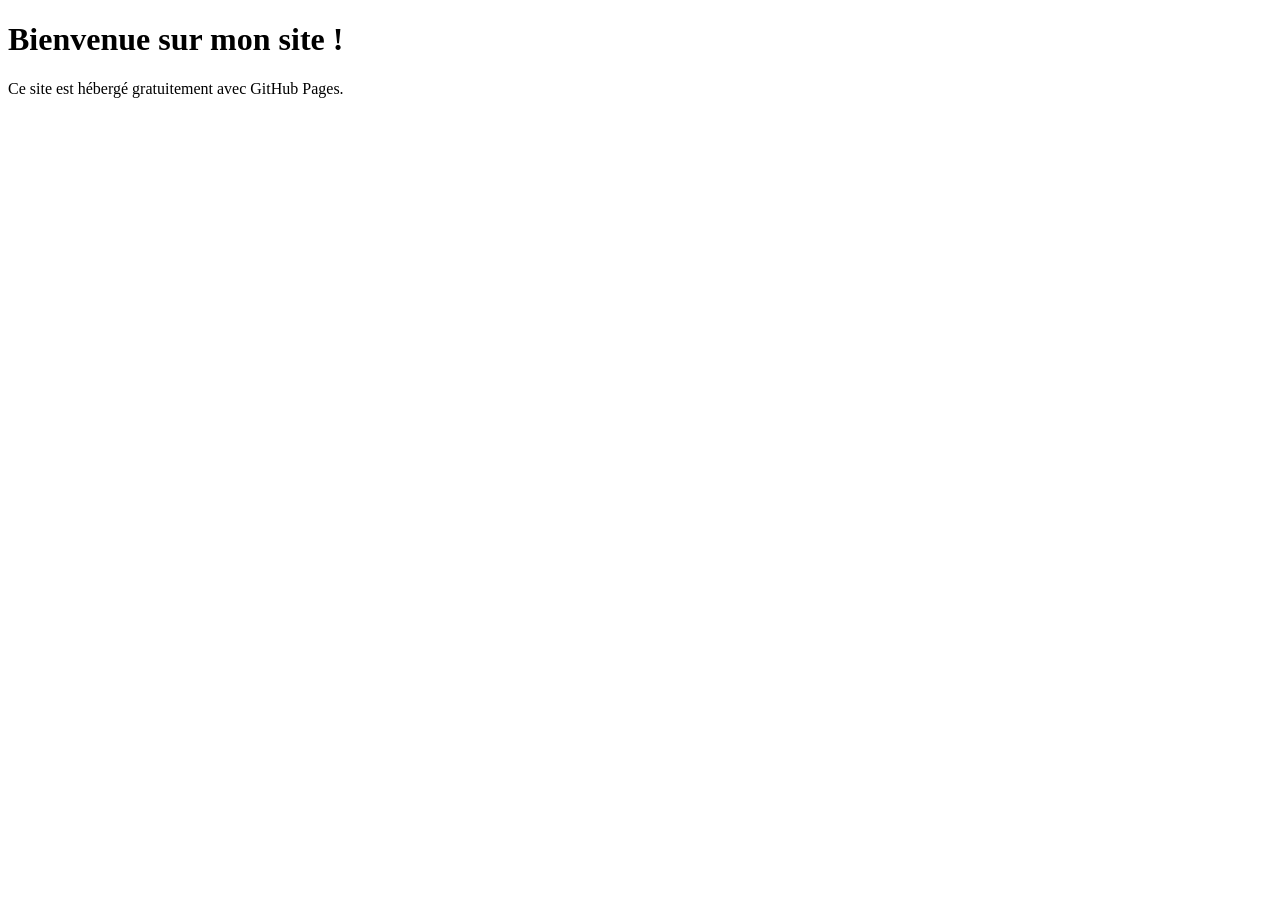
<file: index.html>
<!DOCTYPE html>
<html lang="fr">
<head>
  <meta charset="UTF-8">
  <title>Mon site GitHub Pages</title>
</head>
<body>
  <h1>Bienvenue sur mon site !</h1>
  <p>Ce site est hébergé gratuitement avec GitHub Pages.</p>
</body>
</html>
</file>
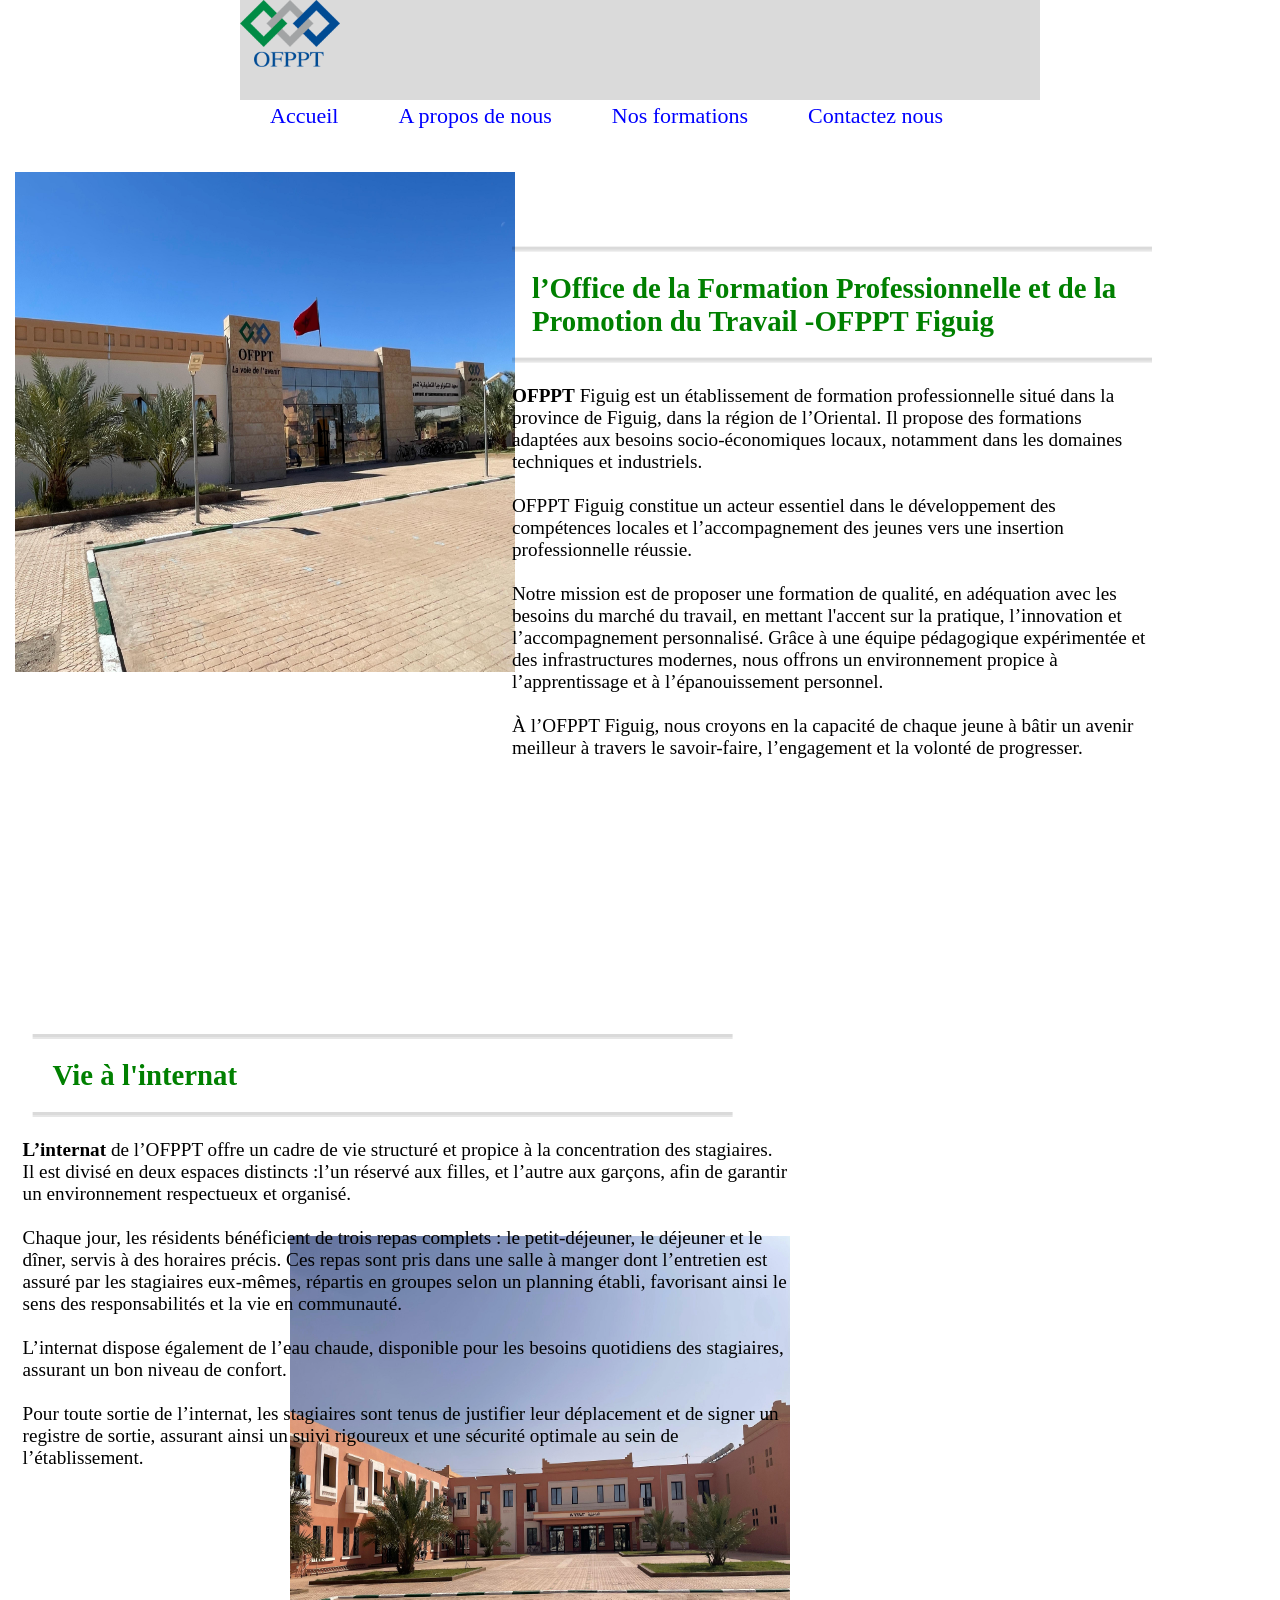
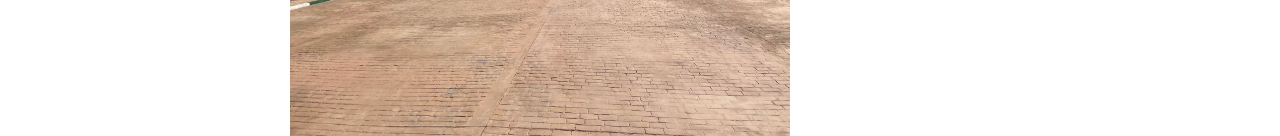
<file: a propos de nous.html>
<!DOCTYPE html>
<html lang="en">

<head>
    <meta charset="UTF-8">
    <meta name="viewport" content="width=device-width, initial-scale=1.0">
    <title>OFPPT-Figuig</title>
    <link rel="stylesheet" href="a propos de nous.css">
</head>
<body>
    <nav class="PR1">
        <h1 class = "pic"><img src="OFPPT_Logo.png" alt=""style="width: 100px; height: auto;"></h1>
            
                <ul>
                    <li><a href="OFPPT.html">Accueil</a></li>
                    <li><a href="a propos de nous.html">A propos de nous </a></li>
                    <li> <a href="nos formation.html">Nos formations</a></li>
                    <li><a href="OFPPT.html">Contactez nous </a></li>
                </ul>
    </nav>
    <br><br>
<br><br> 
<img class="img1" src="pros.jpg" alt="">
<nav class="pres">

<h1 class="OFPPT">l’Office de la Formation Professionnelle et de la Promotion du Travail -OFPPT Figuig</h1>
<br>
<p> <strong> OFPPT</strong> Figuig est un établissement de formation professionnelle situé dans la province de Figuig, 
    dans la région de l’Oriental. Il propose des formations adaptées aux besoins socio-économiques locaux, 
    notamment dans les domaines techniques et industriels.
    <br><br>
    
     OFPPT Figuig constitue un acteur essentiel dans le développement des compétences
    locales et l’accompagnement des jeunes vers une insertion professionnelle réussie.
<br><br>
Notre mission est de proposer une formation de qualité, 
en adéquation avec les besoins du marché du travail, en mettant l'accent sur la pratique, 
l’innovation et l’accompagnement personnalisé. Grâce à une équipe pédagogique expérimentée et 
des infrastructures modernes, nous offrons un environnement propice à l’apprentissage et à l’épanouissement 
personnel.
<br><br>

À l’OFPPT Figuig, nous croyons en la capacité de chaque jeune à bâtir un avenir meilleur à travers 
le savoir-faire, l’engagement et la volonté de progresser.
    </p>

</nav>

<img class="int" src="internat.jpg" alt="">
<nav class="internat">
    <h1 class="vie">Vie à l'internat</h1>
    <br>
<p><strong>L’internat</strong> de l’OFPPT offre un cadre de vie structuré et propice à la concentration des stagiaires. <br>
    Il est divisé en deux espaces distincts :l’un réservé aux filles, et l’autre aux garçons, 
     afin de garantir un environnement respectueux et organisé.
<br><br>
    Chaque jour, les résidents bénéficient de trois repas complets : 
    le petit-déjeuner, le déjeuner et le dîner, servis à des horaires précis. 
    Ces repas sont pris dans une salle à manger dont l’entretien est assuré par les stagiaires eux-mêmes, 
    répartis en groupes selon un planning établi, favorisant ainsi le sens des responsabilités et la vie en 
    communauté.
    <br><br>
    L’internat dispose également de l’eau chaude, disponible pour les besoins quotidiens des stagiaires, 
    assurant un bon niveau de confort.
    <br><br>
    Pour toute sortie de l’internat, les stagiaires sont tenus de justifier leur déplacement et de signer 
    un registre de sortie, assurant ainsi un suivi rigoureux et une sécurité optimale au sein 
    de l’établissement.</p>
</nav>

</body>
</html>
</file>
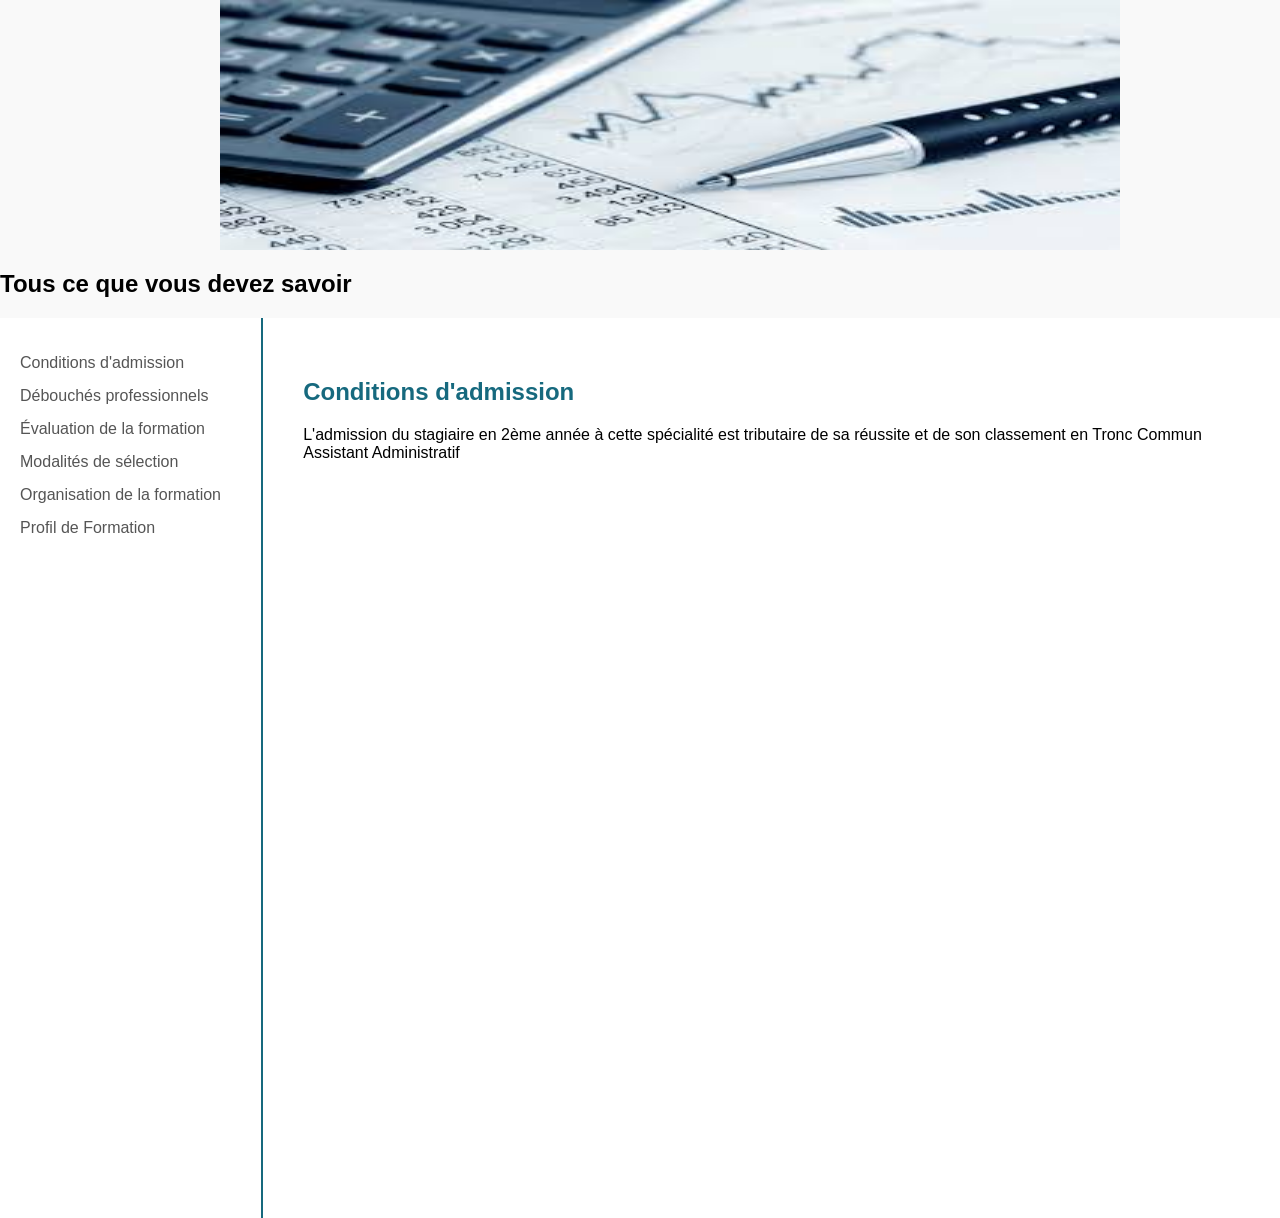
<file: AA.html>
<!DOCTYPE html>
<html lang="en">
<head>
    <meta charset="UTF-8">
    <meta name="viewport" content="width=device-width, initial-scale=1.0">
    <link rel="stylesheet" href="AEFGT.css">
    <title>AA</title>
</head>
<body>
    <img class="image" src="AA2.jpg" alt="">
    <h2>Tous ce que vous devez savoir</h2>
    <div class="container">
        <div class="sidebar">
            <ul>
                <li onclick="showTab('admission')">Conditions d'admission</li>
                <li onclick="showTab('debouches')">Débouchés professionnels</li>
                <li onclick="showTab('evaluation')">Évaluation de la formation</li>
                <li onclick="showTab('selection')">Modalités de sélection</li>
                <li onclick="showTab('organisation')">Organisation de la formation</li>
                <li onclick="showTab('profil')">Profil de Formation</li>
               
            </ul>
        </div>
        <div class="content">
            <div id="admission" class="tab-content active">
                <h2>Conditions d'admission</h2>
              <p>L'admission du stagiaire en 2ème année à cette spécialité est tributaire de sa réussite et de son classement en Tronc Commun Assistant Administratif</p>
            </div>

            <div id="debouches" class="tab-content">
                <p>Après plusieurs années d’expérience et la preuve de ses compétences, l’assistant administratif spécialisé en comptabilité peut évoluer vers un poste de responsable comptable au sein d’une PME, ou assister le chef comptable dans une grande entreprise. Il a également la possibilité de se mettre à son compte en créant un cabinet fiduciaire et d’obtenir le titre de comptable agréé. </p>
            </div>

            <div id="evaluation" class="tab-content">
                <h2>Évaluation de la formation</h2>
                <p>La formation dispensée est modulaire et les évaluations sont organisées selon l’acquisition de champ de compétence :</p>
                <ul>
                    <li>Contrôles continus ;</li>
                    <li> Examens de fin de module ;</li>
                    <li>Examen de fin de formation.</li>
                 </ul>
            </div>

            <div id="selection" class="tab-content">
                <h2>Modalités de sélection</h2>
                <p>La démarche de sélection est basée sur l'administration d'un test psychotechnique qui vise à évaluer :</p>
                <ul>
                    <li>L'aptitude au raisonnement dans ses différentes formes ;</li>
                    <li> Les prés-requis scolaires nécessaires à l'apprentissage de la formation.</li>
                </ul>
                <p>Les tests de sélection sont organisés en quatre sessions nationales.</p>
            </div>

            <div id="organisation" class="tab-content">
                <h2>Organisation de la formation</h2>
                <ul>
                <li>La durée de formation est étalée sur 4 semestre(s) ;</li>
                <li>Le programme peut être dispensé en mode de formation résidentiel ou alterné ;</li>
            </ul>
            </div>

            <div id="profil" class="tab-content">
                <h2>Profil de Formation</h2>
                <p>A l’issue de la formation, le stagiaire sera capable de :</p>
                <ul>
                <li>Enregistrer les opérations en comptabilité et établir les situations périodiques;</li>
                <li>Réaliser les opérations de fin d’exercice et établir les documents de synthèse;</li>
                <li>Etablir les déclarations fiscales, courantes et annuelles;</li>
                <li>Préparer et établir les paies et déclarations sociales;</li>
                <li>Assurer la gestion de la trésorerie et établir les budgets;</li>
                <li>Présenter et commenter les situations comptables et documents d’aide à la gestion;</li>
                <li>Assurer le suivi administratif des opérations commerciales, établir les devis et factures;</li>   
                <li>Participer à la gestion des stocks;</li>
                <li>Assurer le suivi administratif et financier du personnel;</li>
                <li>Contribuer au suivi juridique des obligations de la société.</li>
        </ul>
            </div>
        </div>
    </div>

    <script src="scripts.js"></script>
</body>
</html>
</file>
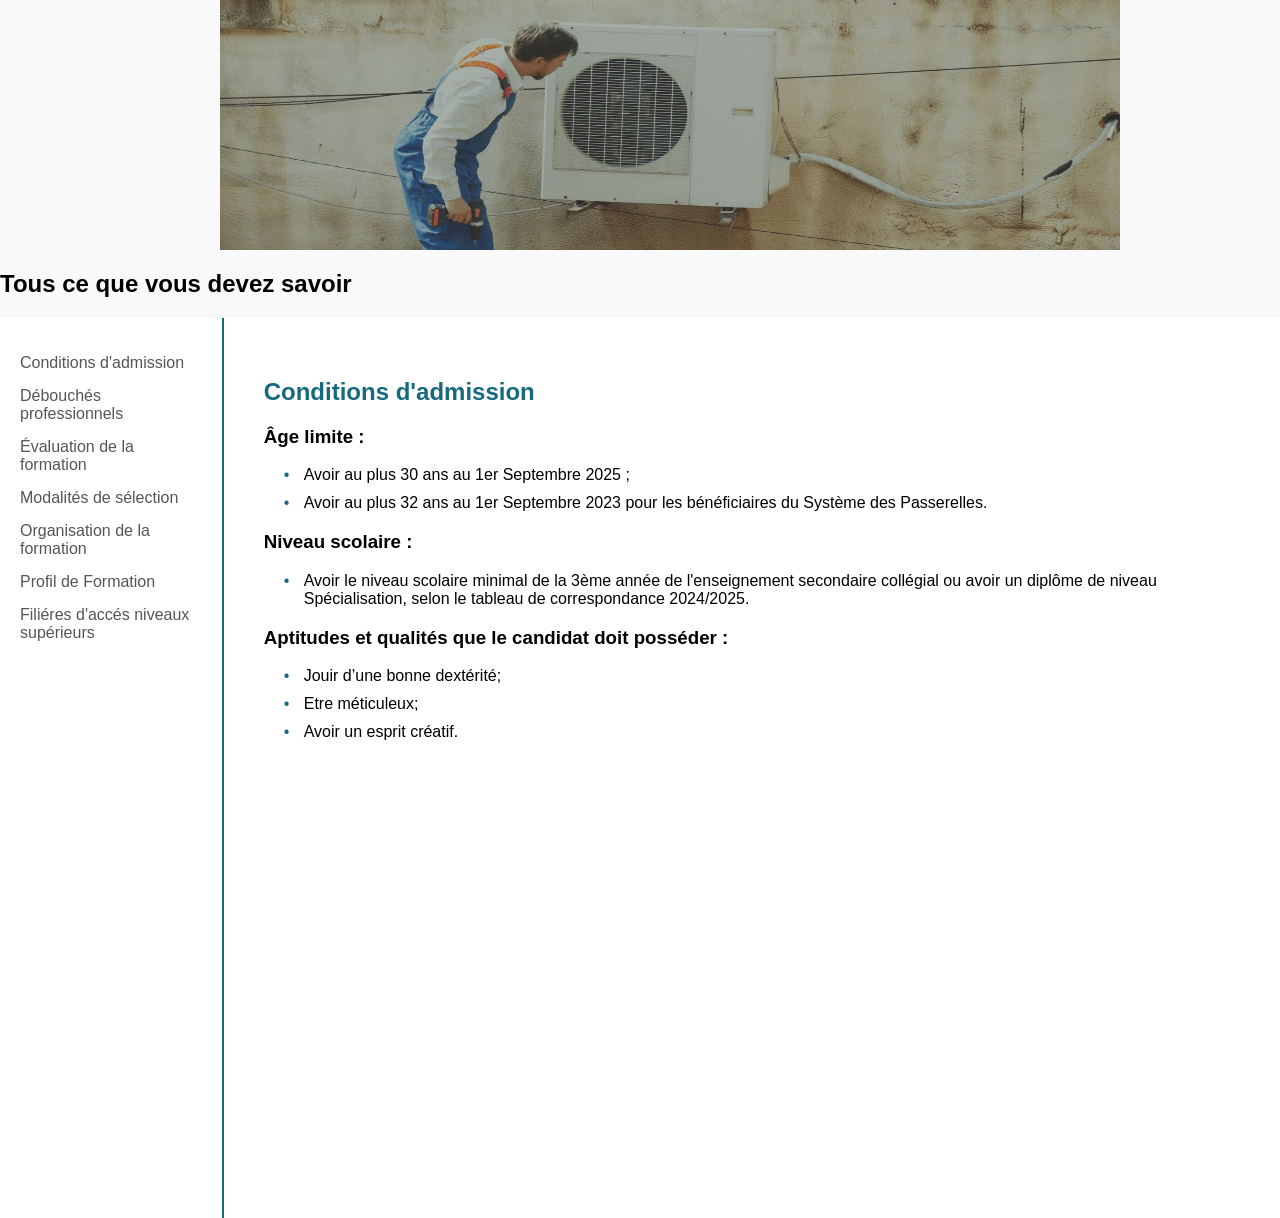
<file: AEFGT.html>
<!DOCTYPE html>
<html lang="en">
<head>
    <meta charset="UTF-8">
    <meta name="viewport" content="width=device-width, initial-scale=1.0">
    <link rel="stylesheet" href="AEFGT.css">
    <title>AEFGT</title>
</head>
<body>
    <img class="image" src="AEFGT2.jpg" alt="">
    <h2>Tous ce que vous devez savoir</h2>
    <div class="container">
        <div class="sidebar">
            <ul>
                <li onclick="showTab('admission')">Conditions d'admission</li>
                <li onclick="showTab('debouches')">Débouchés professionnels</li>
                <li onclick="showTab('evaluation')">Évaluation de la formation</li>
                <li onclick="showTab('selection')">Modalités de sélection</li>
                <li onclick="showTab('organisation')">Organisation de la formation</li>
                <li onclick="showTab('profil')">Profil de Formation</li>
                <li onclick="showTab('filieres')">Filiéres d'accés niveaux supérieurs</li>
               
            </ul>
        </div>
        <div class="content">
            <div id="admission" class="tab-content active">
                <h2>Conditions d'admission</h2>
                <h3>Âge limite : </h3>
                <ul>
                    <li>Avoir au plus 30 ans au 1er Septembre 2025 ;</li>
                    <li>Avoir au plus 32 ans au 1er Septembre 2023 pour les bénéficiaires du Système des Passerelles.</li>
                </ul>
                <h3>Niveau scolaire :</h3>
                <ul>
                    <li>Avoir le niveau scolaire minimal de la 3ème année de l'enseignement secondaire collégial ou avoir un diplôme de niveau Spécialisation, selon le tableau de correspondance 2024/2025.</li>
                </ul>
                <h3>Aptitudes et qualités que le candidat doit posséder :</h3>
                <ul>
                    <li>Jouir d’une bonne dextérité;</li>
                    <li>Etre méticuleux;</li>
                    <li>Avoir un esprit créatif.</li>
                 
                </ul>
            </div>

            <div id="debouches" class="tab-content">
                <p>Le lauréat peut être employé dans les PME ou dans une grande entreprise dans les secteurs industriels les plus divers. 
                    Il peut être affecté dans les services techniques du secteur public. 
                    Il peut également créer sa propre entreprise. </p>
            </div>

            <div id="evaluation" class="tab-content">
                <h2>Évaluation de la formation</h2>
                <p>La formation dispensée est modulaire et les évaluations sont organisées selon l’acquisition de champ de compétence :</p>
                <ul>
                    <li>Contrôles continus ;</li>
                    <li> Examens de fin de module .</li>
                 
                 </ul>
            </div>

            <div id="selection" class="tab-content">
                <h2>Modalités de sélection</h2>
                <p>La démarche de sélection est basée sur l'administration d'un test psychotechnique qui vise à évaluer :</p>
                <ul>
                    <li>L'aptitude au raisonnement dans ses différentes formes ;</li>
                    <li> Les prés-requis scolaires nécessaires à l'apprentissage de la formation.</li>
                </ul>
                <p>Les tests de sélection sont organisés en quatre sessions nationales.</p>
            </div>

            <div id="organisation" class="tab-content">
                <h2>Organisation de la formation</h2>
                <ul>
                <li>La durée de formation est étalée sur 4 semestre(s) ;</li>
                <li>Le programme peut être dispensé en mode de formation résidentiel ou alterné ;</li>
            </ul>
            </div>

            <div id="profil" class="tab-content">
                <h2>Profil de Formation</h2>
                <p>A l’issue de la formation, le stagiaire sera capable de :</p>
          <ul>
                <li>Mettre en service des petites installations frigorifiques;</li>
                <li>Dépanner et apporter des modifications nécessaires au bon fonctionnement;</li>
                <li>Procéder aux opérations d’entretien courant;</li>
                <li>Maintenir et remplacer les éléments défectueux si nécessaire;</li>
                <li>Réaliser le montage des équipements frigoriques de petite et moyenne taille.</li>
        
        </ul>
    </div>
            <div id="filieres" class="tab-content">
            <h2>Filiéres d'accés niveaux supérieurs</h2>
            <ul>
                <li>Génie Thermique;</li>
                <li>Froid Commercial et Climatisation;</li>
                <li>Froid industriel;</li>
                <li>Maintenance Hôtelière;</li>
                <li>Bâtiment;</li>
                <li>Chef de chantier Travaux Publics;</li>
                <li>Dessinateur de Bâtiment;</li>
                <li>Electricité Industrielle;</li>
                <li>Electricité de Maintenance Industrielle;</li>
                <li>Construction Métallique;</li>
                <li>Fabrication Mécanique;</li>
                <li>Production mécanique;</li>
                <li>Peinture Automobile;</li>
                <li>Electromécanique des engins motorisés;</li>
                <li>Réparation des engins à moteurs option Automobile;</li>
                <li>Réparation des engins à moteurs option Machinisme Agricole;</li>
                <li>Réparation des Engins à Moteur (Option: Poids Lourds et Autocars).</li>     
            </ul>
        </div>
        </div>
    </div>

    <script src="scripts.js"></script>
</body>
</html>
</file>
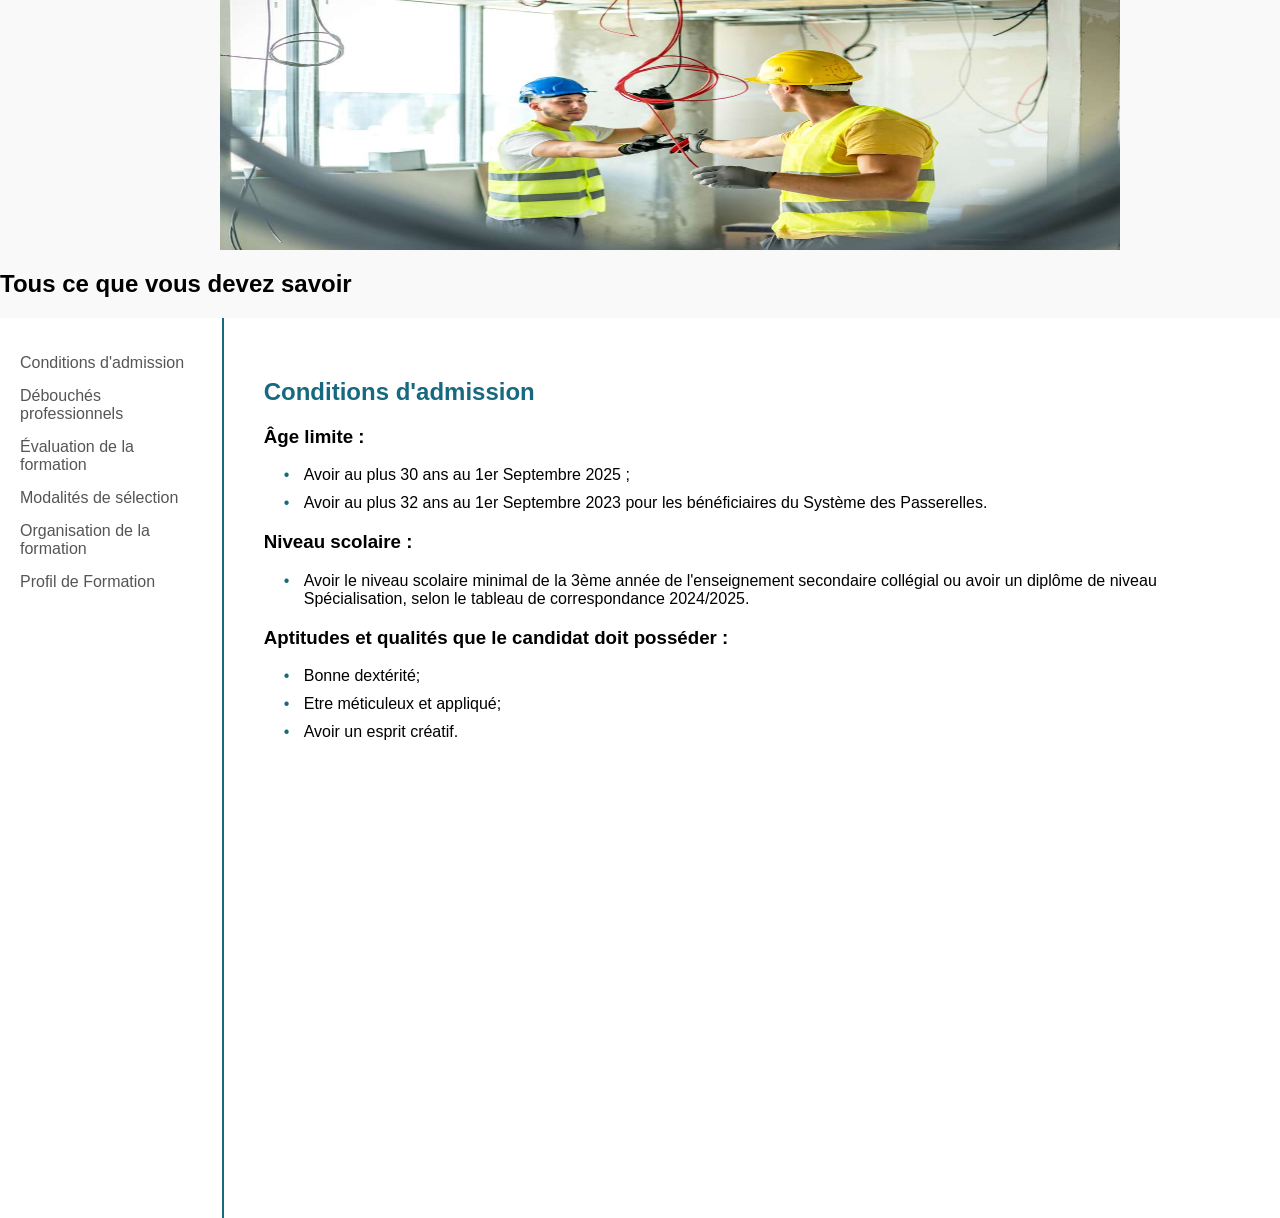
<file: EB.html>
<!DOCTYPE html>
<html lang="en">
<head>
    <meta charset="UTF-8">
    <meta name="viewport" content="width=device-width, initial-scale=1.0">
    <title>EB</title>
    <link rel="stylesheet" href="AEFGT.css">
</head>
<body>
    <img class="image" src="EB2.jpg" alt="">
    <h2>Tous ce que vous devez savoir</h2>
    <div class="container">
        <div class="sidebar">
            <ul>
                <li onclick="showTab('admission')">Conditions d'admission</li>
                <li onclick="showTab('debouches')">Débouchés professionnels</li>
                <li onclick="showTab('evaluation')">Évaluation de la formation</li>
                <li onclick="showTab('selection')">Modalités de sélection</li>
                <li onclick="showTab('organisation')">Organisation de la formation</li>
                <li onclick="showTab('profil')">Profil de Formation</li>
               
            </ul>
        </div>
        <div class="content">
            <div id="admission" class="tab-content active">
                <h2>Conditions d'admission</h2>
                <h3>Âge limite : </h3>
                <ul>
                    <li>Avoir au plus 30 ans au 1er Septembre 2025 ;</li>
                    <li>Avoir au plus 32 ans au 1er Septembre 2023 pour les bénéficiaires du Système des Passerelles.</li>
                </ul>
                <h3>Niveau scolaire :</h3>
                <ul>
                    <li>Avoir le niveau scolaire minimal de la 3ème année de l'enseignement secondaire collégial ou avoir un diplôme de niveau Spécialisation, selon le tableau de correspondance 2024/2025.</li>
                </ul>
                <h3>Aptitudes et qualités que le candidat doit posséder :</h3>
                <ul>
                    <li>Bonne dextérité;</li>
                    <li>Etre méticuleux et appliqué;</li>
                    <li>Avoir un esprit créatif.</li>
                 
                </ul>
            </div>

            <div id="debouches" class="tab-content">
                <p>Le lauréat peut prétendre à un emploi dans les entreprises d’installation de type résidentiel, 
                    commercial ou industriel. Il peut évoluer moyennant une formation continue vers des postes de chef d’équipe d’Installation 
                    des Equipements Industriels Electriques. 
                    Il peut également créer une entreprise de maintenance et d'installation en électricité bâtiment. </p>
            </div>

            <div id="evaluation" class="tab-content">
                <h2>Évaluation de la formation</h2>
                <p>La formation dispensée est modulaire et les évaluations sont organisées selon l’acquisition de champ de compétence :</p>
                <ul>
                    <li>Contrôles continus ;</li>
                    <li> Examens de fin de module .</li>
                    <li>Examen de fin de formation.</li>
                 
                 </ul>
            </div>

            <div id="selection" class="tab-content">
                <h2>Modalités de sélection</h2>
                <p>La démarche de sélection est basée sur l'administration d'un test psychotechnique qui vise à évaluer :</p>
                <ul>
                    <li>L'aptitude au raisonnement dans ses différentes formes ;</li>
                    <li> Les prés-requis scolaires nécessaires à l'apprentissage de la formation.</li>
                </ul>
                <p>Les tests de sélection sont organisés en quatre sessions nationales.</p>
            </div>

            <div id="organisation" class="tab-content">
                <h2>Organisation de la formation</h2>
                <ul>
                <li>La durée de formation est étalée sur 4 semestre(s) ;</li>
                <li>Le programme peut être dispensé en mode de formation résidentiel ou alterné ;</li>
            </ul>
            </div>

            <div id="profil" class="tab-content">
                <h2>Profil de Formation</h2>
                <p>A l’issue de la formation, le stagiaire sera capable de :</p>
                <ul>
                <li>Installer des câbles et des canalisations;</li>
                <li>Installer et raccorder les circuits d’éclairage et de prises de courant utilitaires;</li>
                <li>Installer et raccorder des commandes à très basse tension</li>
                <li>Installer des systèmes de signalisations;</li>
                <li>Installer et raccorder des moteurs c.a. à commandes manuelles;</li>
                <li>Installer des systèmes d’antennes paraboliques;</li>
                <li>Installer des compteurs électriques</li>
        
        </ul>
            </div>


        </div>
    </div>

    <script src="scripts.js"></script>
</body>
</html>
</file>
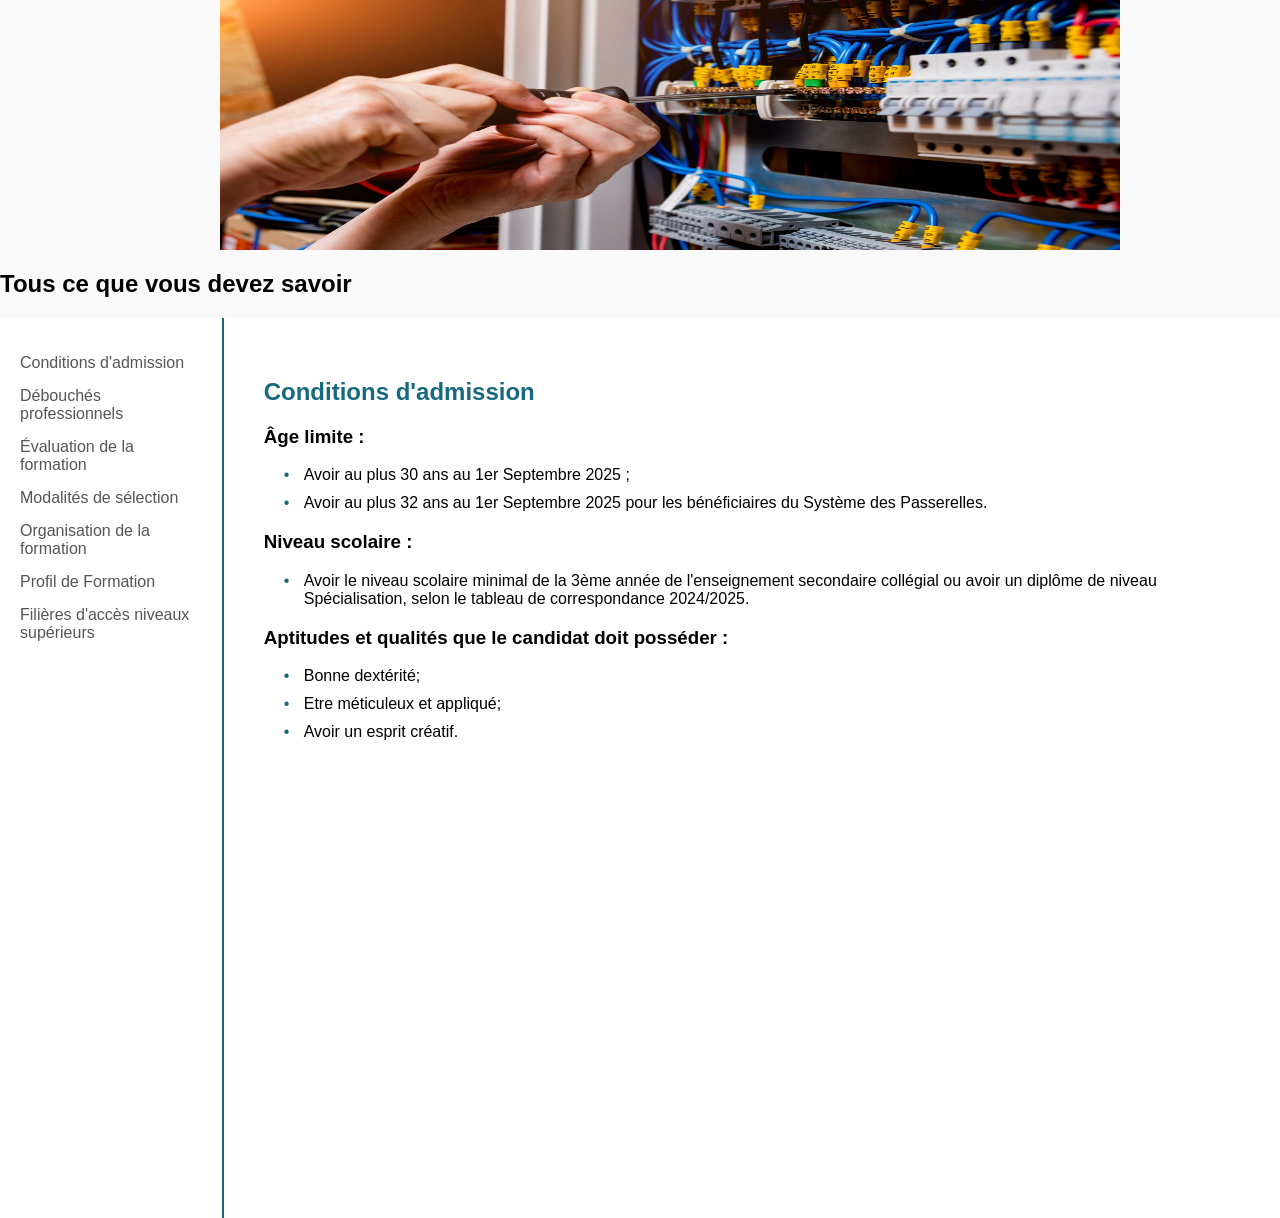
<file: EI.html>
<!DOCTYPE html>
<html lang="en">
<head>
    <meta charset="UTF-8">
    <meta name="viewport" content="width=device-width, initial-scale=1.0">
    <link rel="stylesheet" href="AEFGT.css">
    <title>EI
    </title>
</head>
<body>
    <img class="image" src="EI2.jpg" alt="">
    <h2>Tous ce que vous devez savoir</h2>
    <div class="container">
        <div class="sidebar">
            <ul>
                <li onclick="showTab('admission')">Conditions d'admission</li>
                <li onclick="showTab('debouches')">Débouchés professionnels</li>
                <li onclick="showTab('evaluation')">Évaluation de la formation</li>
                <li onclick="showTab('selection')">Modalités de sélection</li>
                <li onclick="showTab('organisation')">Organisation de la formation</li>
                <li onclick="showTab('profil')">Profil de Formation</li>
                <li onclick="showTab('Filières')">Filières d'accès niveaux supérieurs</li>
            </ul>
        </div>
        <div class="content">
            <div id="admission" class="tab-content active">
                <h2>Conditions d'admission</h2>
                <h3>Âge limite : </h3>
                <ul>
                    <li>Avoir au plus 30 ans au 1er Septembre 2025 ;</li>
                    <li>Avoir au plus 32 ans au 1er Septembre 2025 pour les bénéficiaires du Système des Passerelles.</li>
                </ul>
                <h3>Niveau scolaire :</h3>
                <ul>
                    <li>Avoir le niveau scolaire minimal de la 3ème année de l'enseignement secondaire collégial ou avoir un diplôme de niveau Spécialisation, selon le tableau de correspondance 2024/2025.</li>
                </ul>
                <h3>Aptitudes et qualités que le candidat doit posséder :</h3>
                <ul>
                    <li>Bonne dextérité;</li>
                    <li>Etre méticuleux et appliqué;</li>
                    <li>Avoir un esprit créatif.</li>
                </ul>
            </div>

            <div id="debouches" class="tab-content">
                <p> Le lauréat peut accéder à un emploi au sein d’entreprises d’installation électrique dans les secteurs résidentiel, commercial ou industriel. Grâce à la formation continue, il peut évoluer vers des fonctions de chef d’équipe en installation d’équipements électriques industriels. Il a également la possibilité de créer sa propre entreprise spécialisée dans la maintenance et l’installation électrique en bâtiment. </p>
            </div>

            <div id="evaluation" class="tab-content">
                <h2>Évaluation de la formation</h2>
                <p>La formation dispensée est modulaire et les évaluations sont organisées selon l’acquisition de champ de compétence :</p>
                <ul>
                    <li>Contrôles continus ;</li>
                    <li> Examens de fin de module ;</li>
                    <li>Examen de fin de formation.</li>
                 </ul>
            </div>

            <div id="selection" class="tab-content">
                <h2>Modalités de sélection</h2>
                <p>La démarche de sélection est basée sur l'administration d'un test psychotechnique qui vise à évaluer :</p>
                <ul>
                    <li>L'aptitude au raisonnement dans ses différentes formes ;</li>
                    <li> Les prés-requis scolaires nécessaires à l'apprentissage de la formation.</li>
                </ul>
                <p>Les tests de sélection sont organisés en quatre sessions nationales.</p>
            </div>

            <div id="organisation" class="tab-content">
                <h2>Organisation de la formation</h2>
                <ul>
                <li>La durée de formation est étalée sur 4 semestre(s) ;</li>
                <li>Le programme peut être dispensé en mode de formation résidentiel ou alterné ;</li>
            </ul>
            </div>

            <div id="profil" class="tab-content">
                <h2>Profil de Formation</h2>
               
                <p>A l’issue de la formation, le stagiaire sera capable de :</p>
             <ul>
                <li> Installer des câbles et des canalisations;</li>
                <li>Installer et raccorder les circuits d’éclairage et de prises de courant utilitaires;</li>
                <li>Installer et raccorder des commandes à très basse tension;</li>
                <li>Installer des systèmes de signalisations;</li>
                <li>Installer et raccorder des moteurs c.a. à commandes manuelles; </li>
                <li>Installer des systèmes d’antennes paraboliques; </li>
                <li>Installer des compteurs électriques. </li>           
             </ul>
            </div>



            <div id="Filières" class="tab-content">
             <ul>
                <li>Peinture Automobile;</li>
                <li>Electricité de Maintenance Industrielle;</li>
                <li>Electricité Industrielle;</li>
                <li>Génie Thermique;</li>
                <li>Froid Commercial et Climatisation;</li>
                <li>Froid industriel;</li>
                <li>Maintenance Hôtelière;</li>  
                <li>Maintenance de Matériel de Confection;</li> 
                <li>Electromécanique des engins motorisés;</li> 
                <li>Réparation des engins à moteurs option Automobile;</li> 
                <li>Réparation des engins à moteurs option Machinisme Agricole;</li> 
                <li>Réparation des Engins à Moteur (Option: Poids Lourds et Autocars).</li>          
             </ul>
            </div>
        </div>
    </div>

    <script src="scripts.js"></script>
</body>
</html>
</file>
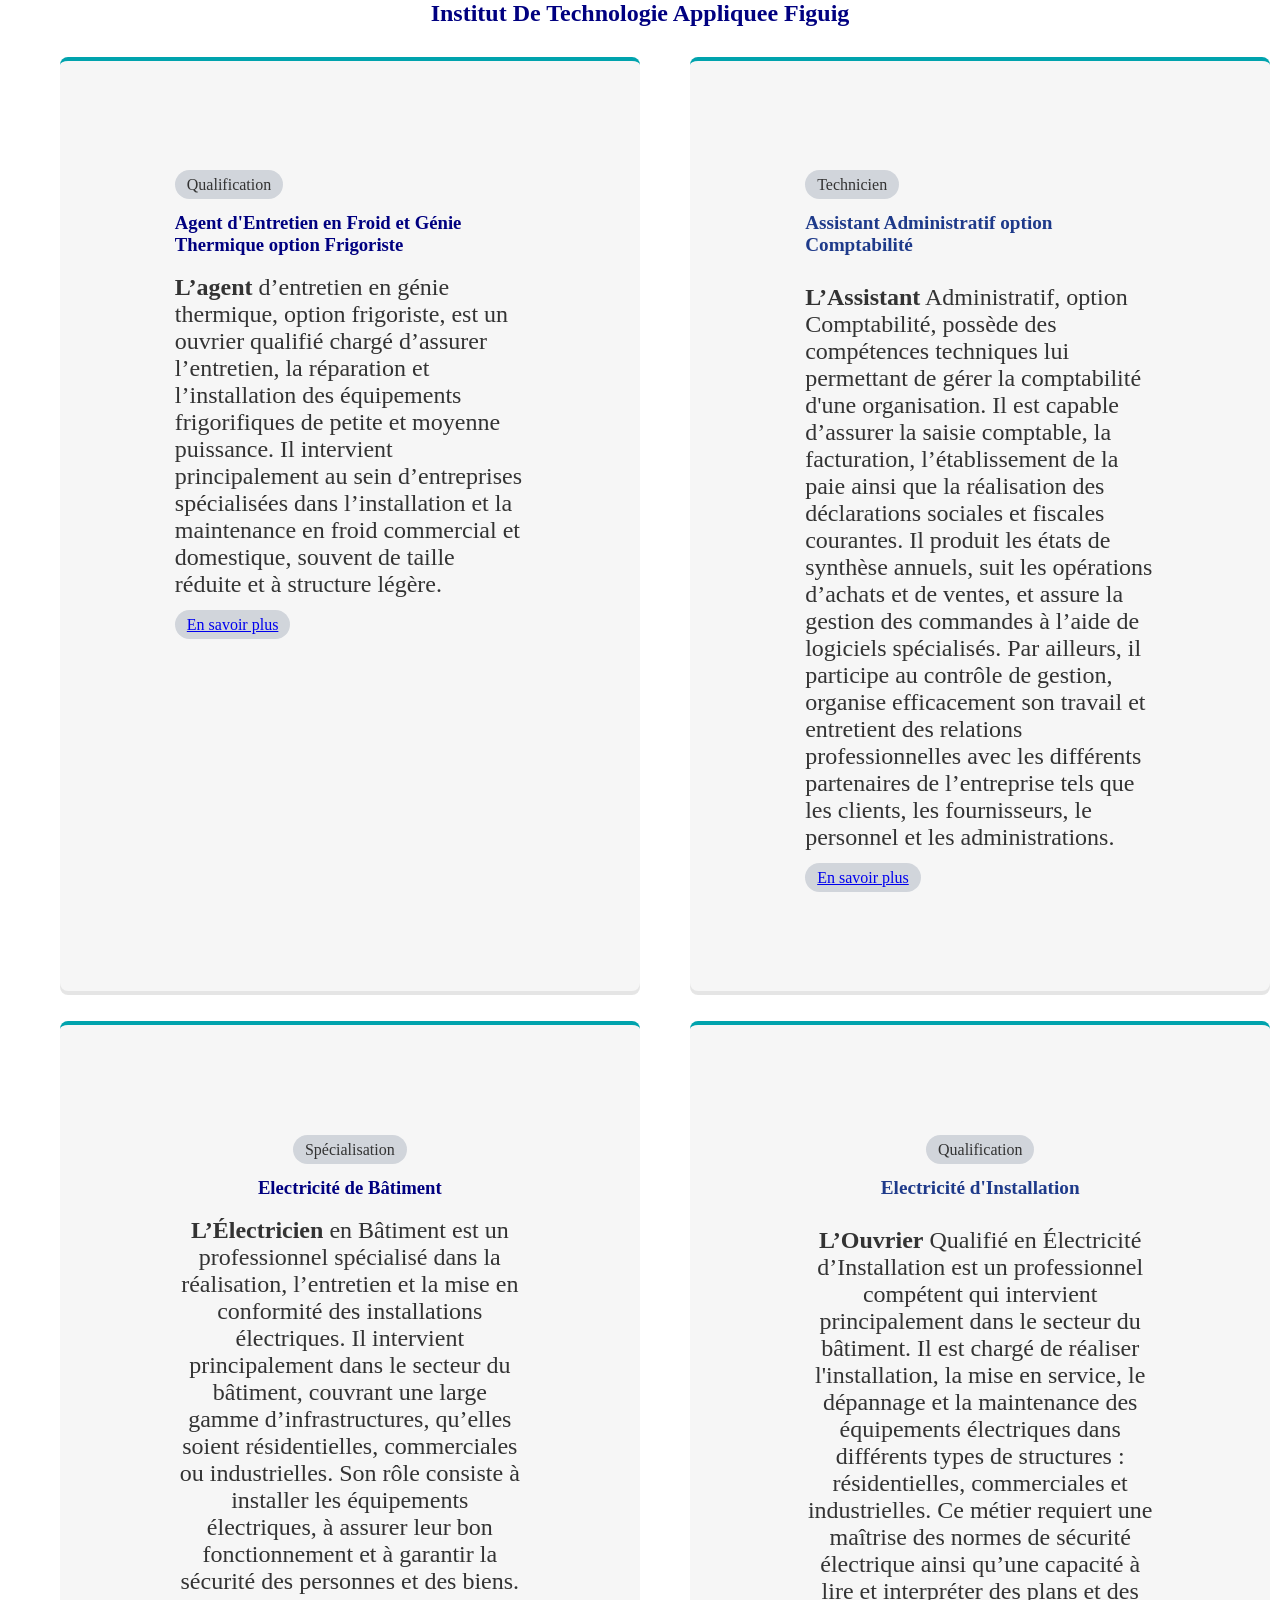
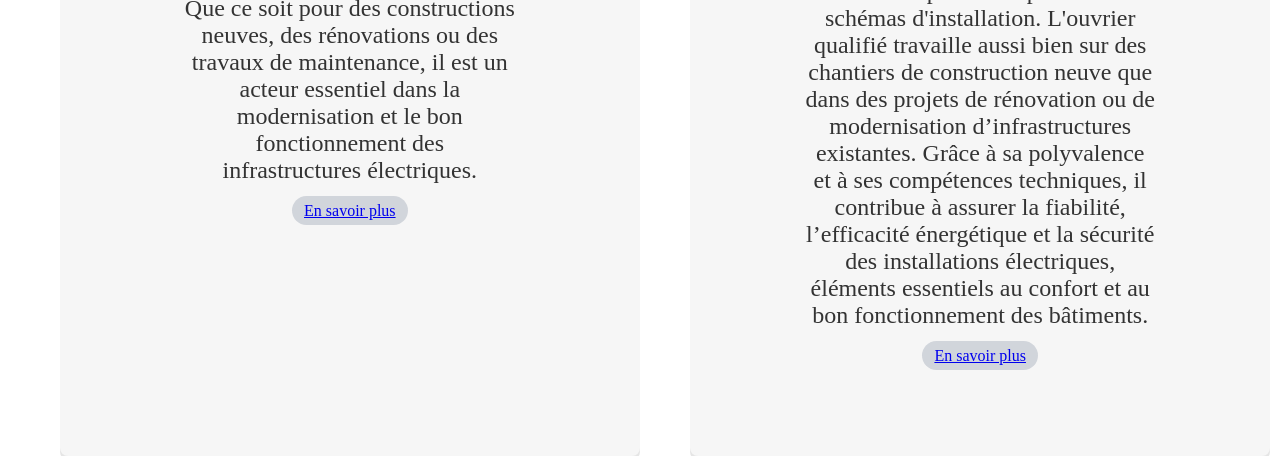
<file: ITA.html>
<!DOCTYPE html>
<html lang="en">
<head>
    <meta charset="UTF-8">
    <meta name="viewport" content="width=device-width, initial-scale=1.0">
    <title>Document</title>
    <link rel="stylesheet" href="ITA.css">
</head>
<body>
   

    <h2 class="titre1">Institut De Technologie Appliquee Figuig</h2>
<div= class="ita">
   
<br>

<div class="details">
    <span class="tag">Qualification</span>
    <br><br>
<h3 class="titre2" >Agent d'Entretien en Froid et Génie Thermique option Frigoriste</h3>
<br>
<p> <strong>L’agent</strong> d’entretien en génie thermique, option frigoriste, est un ouvrier qualifié chargé d’assurer l’entretien,
     la réparation et l’installation des équipements frigorifiques de petite et moyenne puissance. 
     Il intervient principalement au sein d’entreprises spécialisées dans l’installation et
      la maintenance en froid commercial et domestique,
     souvent de taille réduite et à structure légère.
</p>
<br>
<span class="tag"> <a href="AEFGT.html">En savoir plus</a></span>


</div>


    <div class="details2">
        <span class="tag">Technicien</span>
        <br><br>
        <h3 class="titre3">Assistant Administratif option Comptabilité</h3>
        <br>
        <p><strong>L’Assistant</strong> Administratif, option Comptabilité, possède des compétences techniques lui permettant de gérer la comptabilité d'une organisation.
             Il est capable d’assurer la saisie comptable, 
            la facturation, l’établissement de la paie ainsi que la réalisation des déclarations sociales et fiscales courantes.
            Il produit les états de synthèse annuels, suit les opérations d’achats et de ventes, et assure la gestion des commandes à l’aide de logiciels spécialisés.
            Par ailleurs, il participe au contrôle de gestion, organise efficacement son travail et entretient des relations professionnelles avec les
             différents partenaires de l’entreprise tels que les clients,
             les fournisseurs, le personnel et les administrations.
            </p>
            <br>
            <span class="tag"> <a href="AA.html">En savoir plus</a></span>
    </div>

    <div class="details3">
        <span class="tag">Spécialisation</span>
        <br><br>
    <h3 class="titre3" >Electricité de Bâtiment</h3>
    <br>
    <p> <strong>L’Électricien</strong>  en Bâtiment est un professionnel spécialisé dans la réalisation, 
        l’entretien et la mise en conformité des installations électriques.
         Il intervient principalement dans le secteur du bâtiment,
         couvrant une large gamme d’infrastructures, qu’elles soient résidentielles, commerciales ou industrielles.
        Son rôle consiste à installer les équipements électriques, à assurer leur bon fonctionnement et à garantir la sécurité des personnes et des biens.
         Que ce soit pour des constructions neuves, des rénovations ou des travaux de maintenance, il est un acteur essentiel dans
         la modernisation et le bon fonctionnement des infrastructures électriques.
    </p>
    <br>
    <span class="tag"> <a href="EB.html">En savoir plus</a></span>
    
    </div>


    
    <div class="details4">
        <span class="tag">Qualification</span>
        <br><br>
    <h3 class="titre3" >Electricité d'Installation</h3>
    <br>
    <p> <strong> L’Ouvrier</strong>   Qualifié en Électricité d’Installation est un professionnel compétent qui intervient principalement dans le secteur du bâtiment.
         Il est chargé de réaliser l'installation, la mise en service, le dépannage et la maintenance des équipements électriques dans différents types de structures :
          résidentielles, commerciales et industrielles.
        Ce métier requiert une maîtrise des normes de sécurité électrique ainsi qu’une capacité à lire et interpréter des plans et des schémas 
        d'installation. L'ouvrier qualifié travaille aussi bien sur des chantiers de construction neuve que dans des projets
         de rénovation ou de modernisation d’infrastructures existantes.
        Grâce à sa polyvalence et à ses compétences techniques, il contribue à assurer la fiabilité, l’efficacité énergétique
         et la sécurité des installations électriques, éléments essentiels au confort et au bon fonctionnement des bâtiments.
    </p>
    <br>
    <span class="tag"> <a href="EI.html">En savoir plus</a></span>
    
    </div>
    
   
  
   
</div>




</body>
</html>
</file>
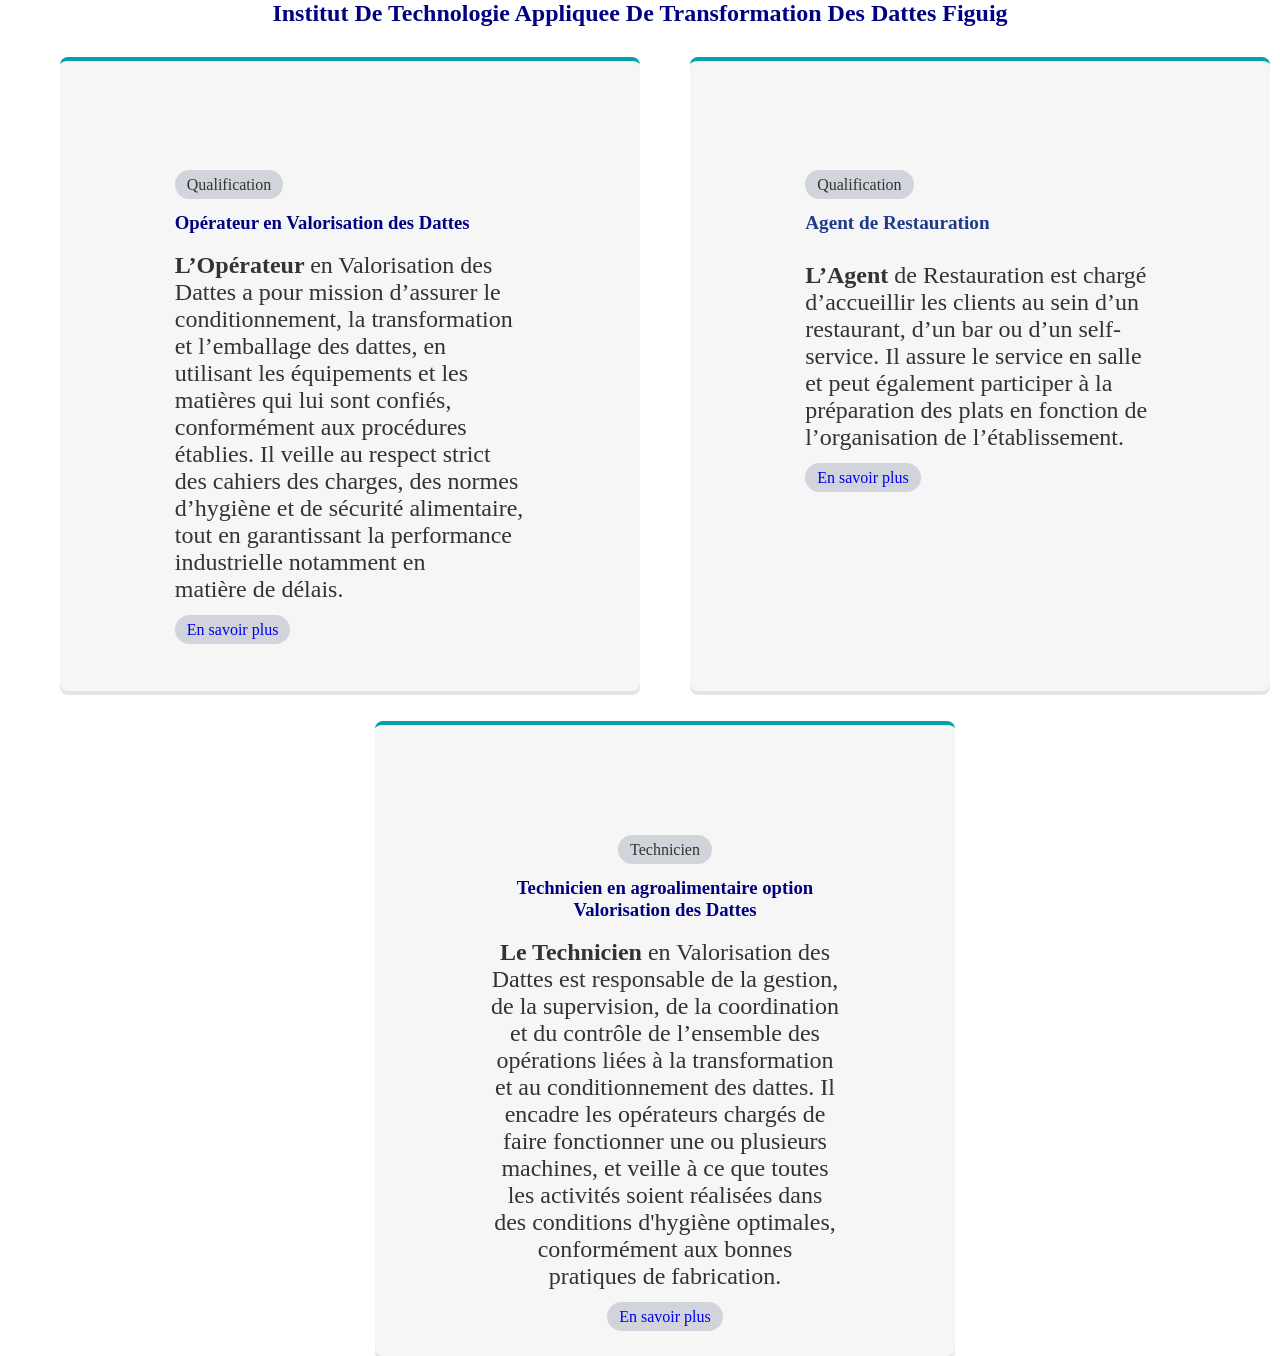
<file: ITATD.html>
<!DOCTYPE html>
<html lang="en">
<head>
    <meta charset="UTF-8">
    <meta name="viewport" content="width=device-width, initial-scale=1.0">
    <title>Document</title>
    <link rel="stylesheet" href="ITATD.css">
</head>
<body>
   




    <h2 class="titre1">Institut De Technologie Appliquee De Transformation Des Dattes Figuig</h2>
<div= class="itatd">
   
<br>

<div class="details">
    <span class="tag">Qualification</span>
    <br><br>
<h3 class="titre2" >Opérateur en Valorisation des Dattes</h3>
<br>
<p> <strong>L’Opérateur </strong>en Valorisation des Dattes a pour mission d’assurer le conditionnement,
     la transformation et l’emballage des dattes, en utilisant les équipements et les matières qui lui sont confiés,
      conformément aux procédures établies. Il veille au respect strict des cahiers des charges,
       des normes d’hygiène et de sécurité alimentaire, 
      tout en garantissant la performance industrielle notamment en matière de délais.
</p>
<br>
<span class="tag"> <a href="OVD.html">En savoir plus</a></span>

</div>


    <div class="details2">
        <span class="tag">Qualification</span>
        <br><br>
        <h3 class="titre3">Agent de Restauration</h3>
        <br>
        <p><strong>L’Agent</strong> de Restauration est chargé d’accueillir les clients au sein d’un restaurant,
             d’un bar ou d’un self-service. Il assure le service en salle et peut également participer
              à la préparation des plats en fonction de l’organisation de l’établissement.
            </p>
            <br>
            <span class="tag"> <a href="ART.html">En savoir plus</a></span>
    </div>

    <div class="details3">
        <span class="tag">Technicien</span>
        <br><br>
    <h3 class="titre3" >Technicien en agroalimentaire option Valorisation des Dattes</h3>
    <br>
    <p> <strong>Le Technicien</strong> en Valorisation des Dattes est responsable de la gestion, de la supervision,
         de la coordination et du contrôle de l’ensemble des opérations liées à la transformation et au conditionnement des 
         dattes. Il encadre les opérateurs chargés de faire fonctionner une ou plusieurs machines, et veille à ce que toutes
          les activités soient réalisées dans des conditions d'hygiène optimales,
         conformément aux bonnes pratiques de fabrication.
    </p>
    <br>
    <span class="tag"> <a href="TVD.html">En savoir plus</a></span>
    
    </div>
    
   
  
   
</div>




</body>
</html>
</file>
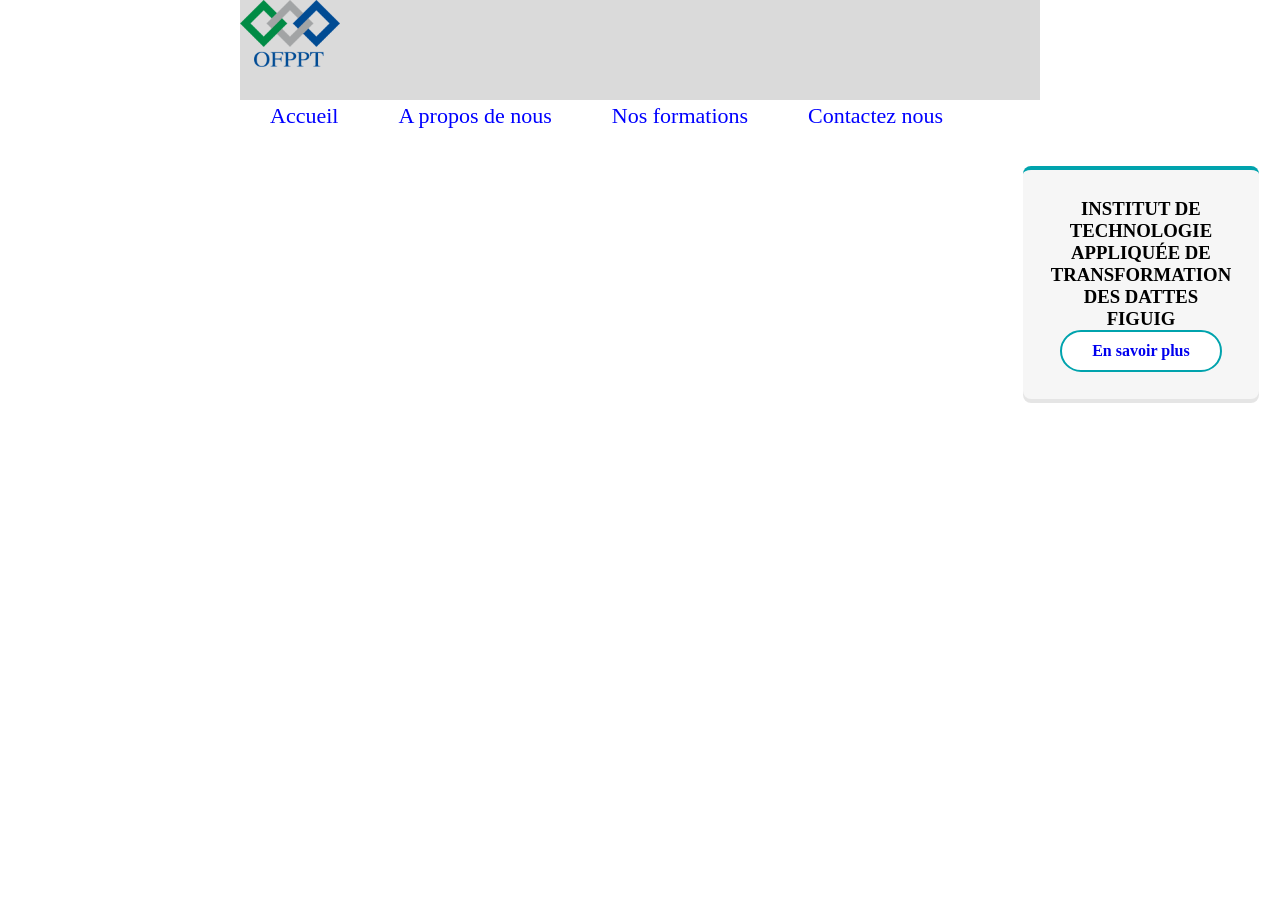
<file: nos formation.html>
<!DOCTYPE html>
<html lang="en">
<head>
    <meta charset="UTF-8">
    <meta name="viewport" content="width=device-width, initial-scale=1.0">
    <title>Document</title>
    <link rel="stylesheet" href="nos formation.css">
</head>
<body>
    <nav class="PR1">
        <h1 class = "pic"><img src="OFPPT_Logo.png" alt=""style="width: 100px; height: auto;"></h1>
            
                <ul>
                    <li><a href="OFPPT.html">Accueil</a></li>
                    <li><a href="a propos de nous.html">A propos de nous </a></li>
                    <li> <a href="nos formation.html">Nos formations</a></li>
                    <li><a href="OFPPT.html">Contactez nous </a></li>
                </ul>
    </nav>
    <br><br>
    <div class="container">
    <div class="caree1">
        <h3>INSTITUT DE TECHNOLOGIE APPLIQUÉE DE TRANSFORMATION DES DATTES FIGUIG</h3>
        <span class="plus"> <a href="ITATD.html">En savoir plus</a></span>
</div>
<div class="caree2">
    <h3>INSTITUT DE TECHNOLOGIE APPLIQUEE FIGUIG</h3>
    <span class="plus"> <a href="ITA.html">En savoir plus</a></span>
</div>
</div>
</body>
</html>
</file>
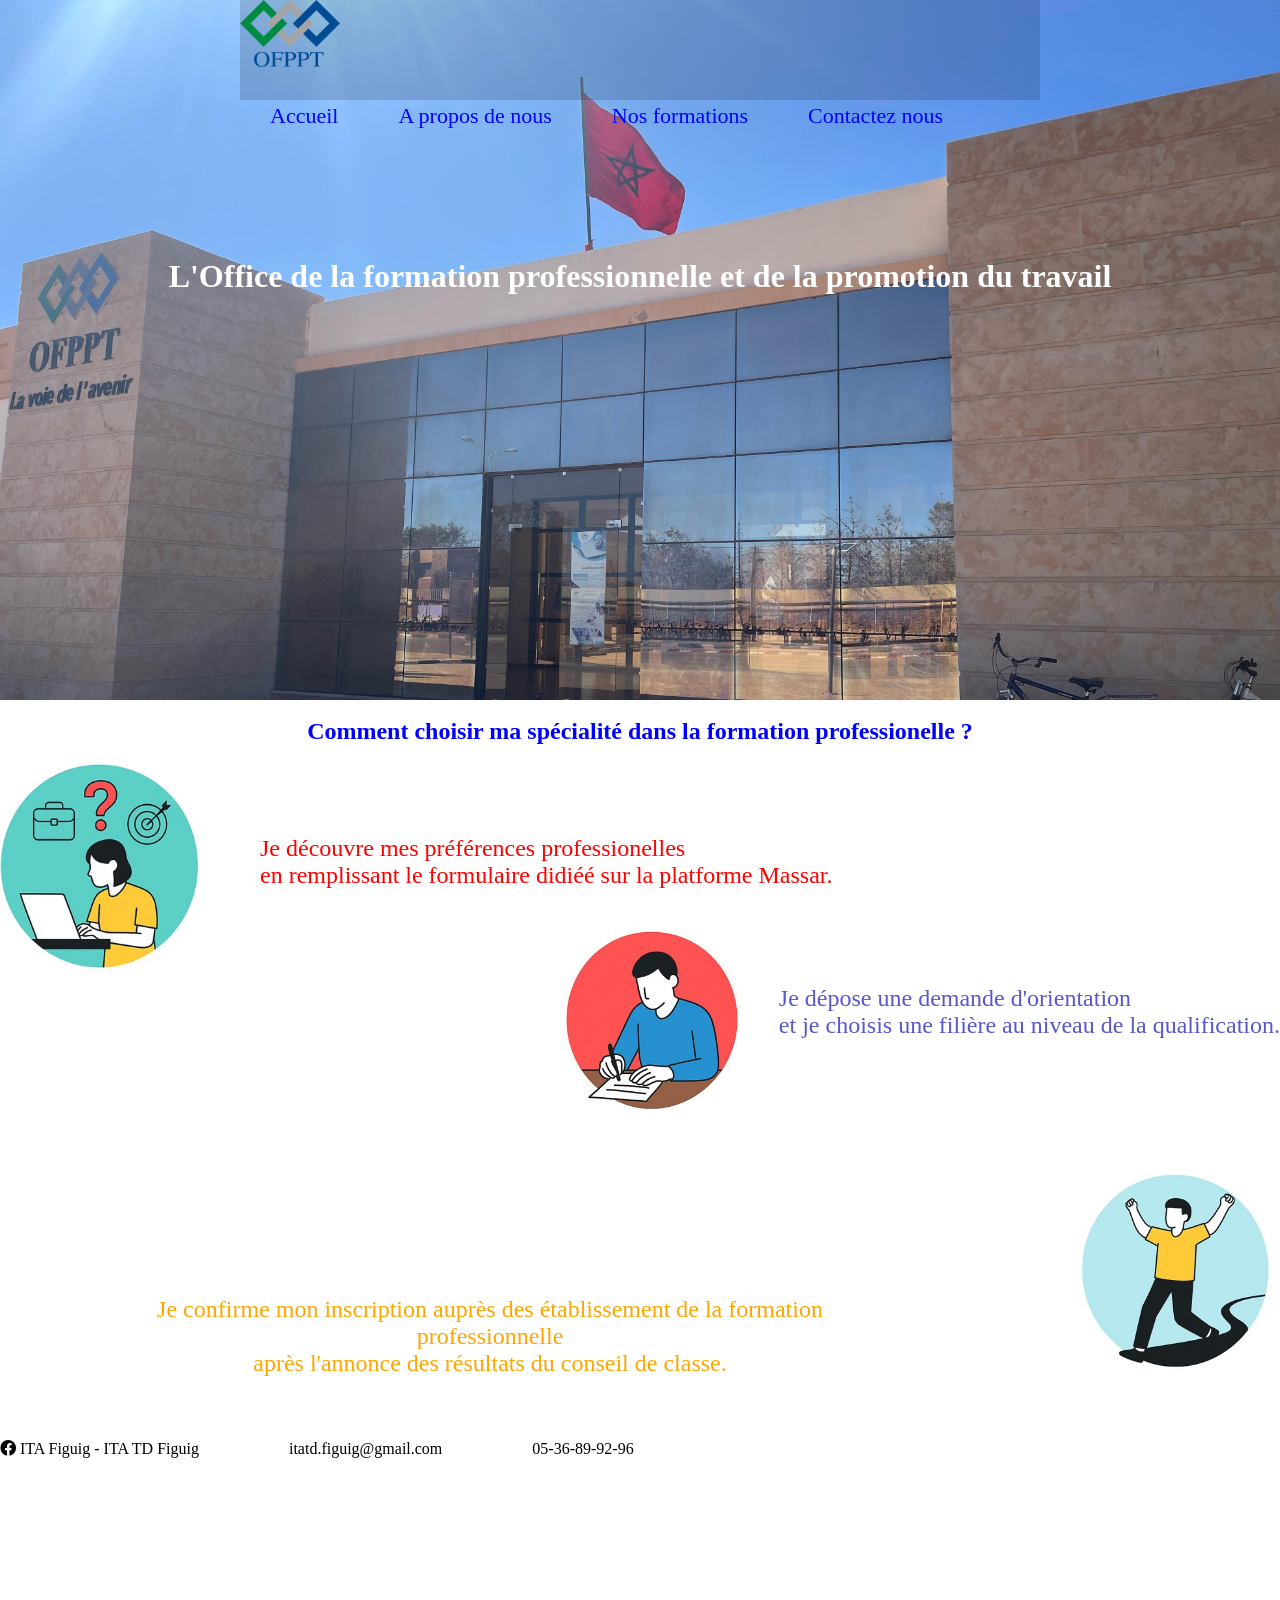
<file: OFPPT.html>
<!DOCTYPE html>
<html lang="en">
<head>
    <meta charset="UTF-8">
    <meta name="viewport" content="width=device-width, initial-scale=1.0">
    <title>OFPPT-Figuig</title>
    <link rel="stylesheet" href="OFPPT1.css">
    <link rel="stylesheet" href="https://use.fontawesome.com/releases/v5.0.7/css/all.css">
</head>
<body>
    <div class="back">
        <nav>
            <h1 class = "pic"><img src="OFPPT_Logo.png" alt=""style="width: 100px; height: auto;"></h1>
                
                    <ul>
                        <li><a href="#Accueil">Accueil</a></li>
                        <li><a href="a propos de nous.html">A propos de nous </a></li>
                        <li> <a href="nos formation.html">Nos formations</a>
                        <li><a href="#Contactez">Contactez nous </a></li>
                    </ul>
                      
                    <BR></BR> <BR></BR><BR></BR> <BR></BR><BR></BR> <BR></BR>
        </nav>
        <BR></BR> <BR></BR><BR></BR>
            <h1 class="titre1">L'Office de
                la formation professionnelle et de la promotion du travail</h2>
              
    </div>
<br>

    <section id="Accueil"> 
        <div class="acc1">
          <h1 class="titre2">Comment choisir ma spécialité dans la formation professionelle ?</h1>
            <div >     <img src="choix.jpg" alt="" class="pic2" width="200px">       
                <p class="choix"> Je découvre mes préférences professionelles <br> en remplissant le
                     formulaire didiéé sur la platforme Massar.</p>
               <br><br><BR></BR><BR></BR><BR></BR><BR></BR>
            </div>
           <div ><img src="appliquer.jpg" alt="" class="pic3" width="200px">
            <p class="app">Je dépose une demande d'orientation <br>et je choisis une filière au niveau de la qualification.
             </p>
           </div> 
           <div > <img src="reussir.jpg" alt="" class="pic4" width="200px">
            <p class="reussir"><BR></BR><BR></BR><BR></BR>Je confirme mon inscription auprès des établissement
                 de la formation professionnelle <br> après 
                l'annonce des résultats du conseil de classe. <BR></BR>
            </p>
           </div>
        </div>
       
        
    </section>
    
   
  

 
</body>
<footer>  
    <br><br>
    <section id="Contactez">
        <div class="social-media">
            <p><i class="fab fa-facebook"></i>       ITA Figuig - ITA TD Figuig </p>
            <p><i class="Email"></i>itatd.figuig@gmail.com</p>
            <P>05-36-89-92-96</P>
        </div>

    </section>
    
    <br>
    <div class="map">
  
  <iframe src="https://www.google.com/maps/embed?pb=!1m18!1m12!1m3!1d2900.0629442468107!2d-1.2184622251464545!3d32.
    10332501811106!2m3!1f0!2f0!3f0!3m2!1i1024!2i768!4f13.1!3m3!1m2!1s0xd85d89f21000001%3A0xa9fbb6284bfec7ff!2sOFPPT
    !5e1!3m2!1sfr!2sma!4v1745052370715!5m2!1sfr!2sma" width="100%" height="50%" style="border:0;" allowfullscreen="" loading="lazy" referrerpolicy="no-referrer-when-downgrade"></iframe>
</div>
</footer>

</html>
</file>
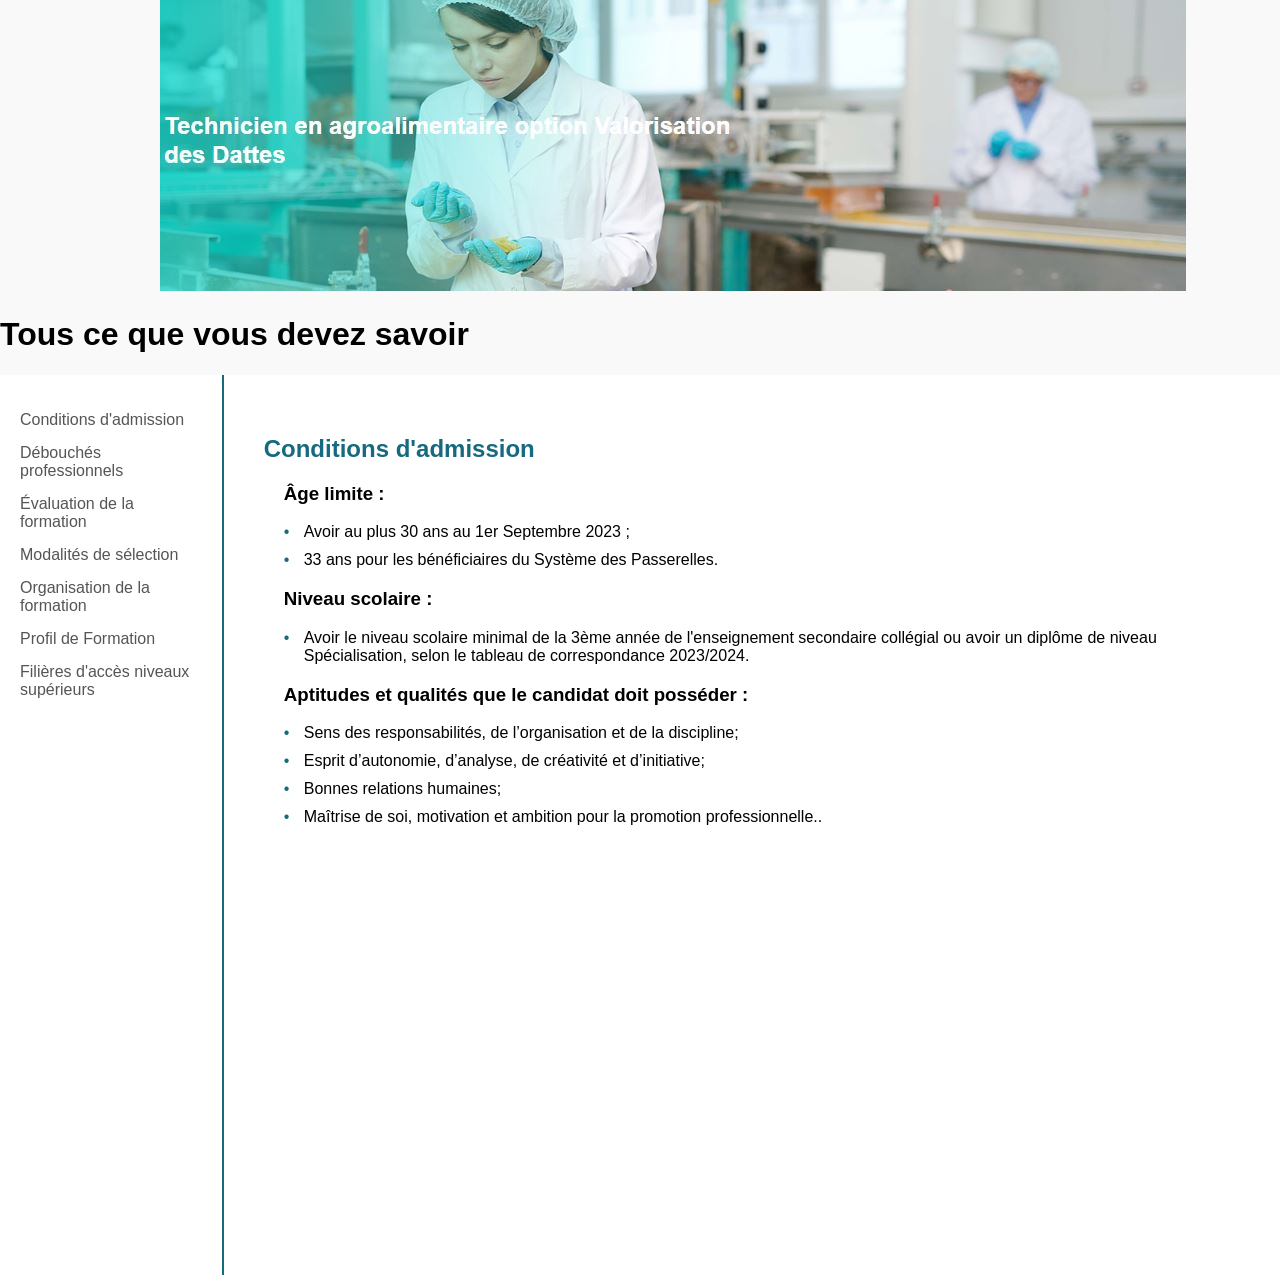
<file: OVD.html>
<!DOCTYPE html>
<html lang="en">
<head>
    <meta charset="UTF-8">
    <meta name="viewport" content="width=device-width, initial-scale=1.0">
    <link rel="stylesheet" href="OVD.css">
    <title>OVD</title>
</head>
<body>
    <img  class="image" src="ovd.jpg" alt="">
    <h1>Tous ce que vous devez savoir</h1>

    <div class="container">
        <div class="sidebar">
            <ul>
                <li onclick="showTab('admission')">Conditions d'admission</li>
                <li onclick="showTab('debouches')">Débouchés professionnels</li>
                <li onclick="showTab('evaluation')">Évaluation de la formation</li>
                <li onclick="showTab('selection')">Modalités de sélection</li>
                <li onclick="showTab('organisation')">Organisation de la formation</li>
                <li onclick="showTab('profil')">Profil de Formation</li>
                <li onclick="showTab('filieres')">Filières d'accès niveaux supérieurs</li>
            </ul>
        </div>
        <div class="content">

            <div id="admission" class="tab-content active">
                <h2>Conditions d'admission</h2>
                <ul>
                    <H3>Âge limite :</H3>
                    <li> Avoir au plus 30 ans au 1er Septembre 2023 ;</li>
                    <li>33 ans pour les bénéficiaires du Système des Passerelles.</li>
                    <h3>Niveau scolaire :</h3>
                    <li> Avoir le niveau scolaire minimal de la 3ème année de l'enseignement secondaire collégial ou avoir un diplôme de niveau Spécialisation,
                         selon le tableau de correspondance 2023/2024.</li>
                         <h3>Aptitudes et qualités que le candidat doit posséder :</h3>
                    <li> Sens des responsabilités, de l’organisation et de la discipline;</li>
                       <li>Esprit d’autonomie, d’analyse, de créativité et d’initiative;</li> 
                       <li>Bonnes relations humaines;</li> 
                       <li>Maîtrise de soi, motivation et ambition pour la promotion professionnelle..</li> 
                </ul>
            </div>

            <div id="debouches" class="tab-content">
                <ul>
                <li>Chef d'équipe de l’atelier de transformation, d’emballage et de conditionnement de la datte,</li>
                <li>Responsable d’atelier de transformation</li>
                <li>Responsable d’atelier d’emballage et de conditionnement,</li>
                <li>Conseiller en matière de la valorisation des dattes auprès des organismes de l’agriculture,
                des organisations professionnelles agricoles et des jeunes promoteurs désirant 
                    s’investir dans les unités pareilles.</li></ul>
               
            </div>

            <div id="evaluation" class="tab-content">
                <h2>Évaluation de la formation</h2>
                <p>La formation dispensée est modulaire et les évaluations sont organisées selon l’acquisition de champ de compétence :</p>
                <ul>
                    <li>Contrôles continus ;</li>
                    <li> Examens de fin de module ;</li>
                    <li>Examen de fin de formation.</li>
                 </ul>
            </div>

            <div id="selection" class="tab-content">
                <h2>Modalités de sélection</h2>
                <p>La démarche de sélection est basée sur l'administration d'un test psychotechnique qui vise à évaluer :</p>
                <ul>
                    <li>L'aptitude au raisonnement dans ses différentes formes ;</li>
                    <li> Les prés-requis scolaires nécessaires à l'apprentissage de la formation.</li>
                </ul>
                <p>Les tests de sélection sont organisés en quatre sessions nationales.</p>
            </div>

            <div id="organisation" class="tab-content">
                <h2>Organisation de la formation</h2>
                <ul>
                <li>La durée de formation est étalée sur 4 semestre(s) ;</li>
                <li>Le programme peut être dispensé en mode de formation résidentiel ou alterné ;</li>
            </ul>
            </div>

            <div id="profil" class="tab-content">
                <h2>Profil de Formation</h2>
                <p>A l’issue de la formation, le stagiaire sera capable de :</p>
                <ul>
                <li>Approvisionner la ligne de traitement et transformation de la matière première et consommable;</li>
                <li> Réaliser la fabrication et le conditionnement des produits;</li>
                <li>Réaliser les opérations de nettoyage et d’hygiène;</li>
                <li>Effectuer les opérations de maintenance de premier niveau.</li>      
            </ul>
            </div>
            <div id="filieres" class="tab-content">
                <h2>Filières d'accès niveaux supérieurs</h2>
                <ul>
                <li> Agro-industrie</li>
                <li> Technicien en agroalimentaire option Valorisation des Dattes</li>
            </ul>
            </div>

        </div>
    </div>

    <script src="scripts.js"></script>
</body>
</html>
</file>
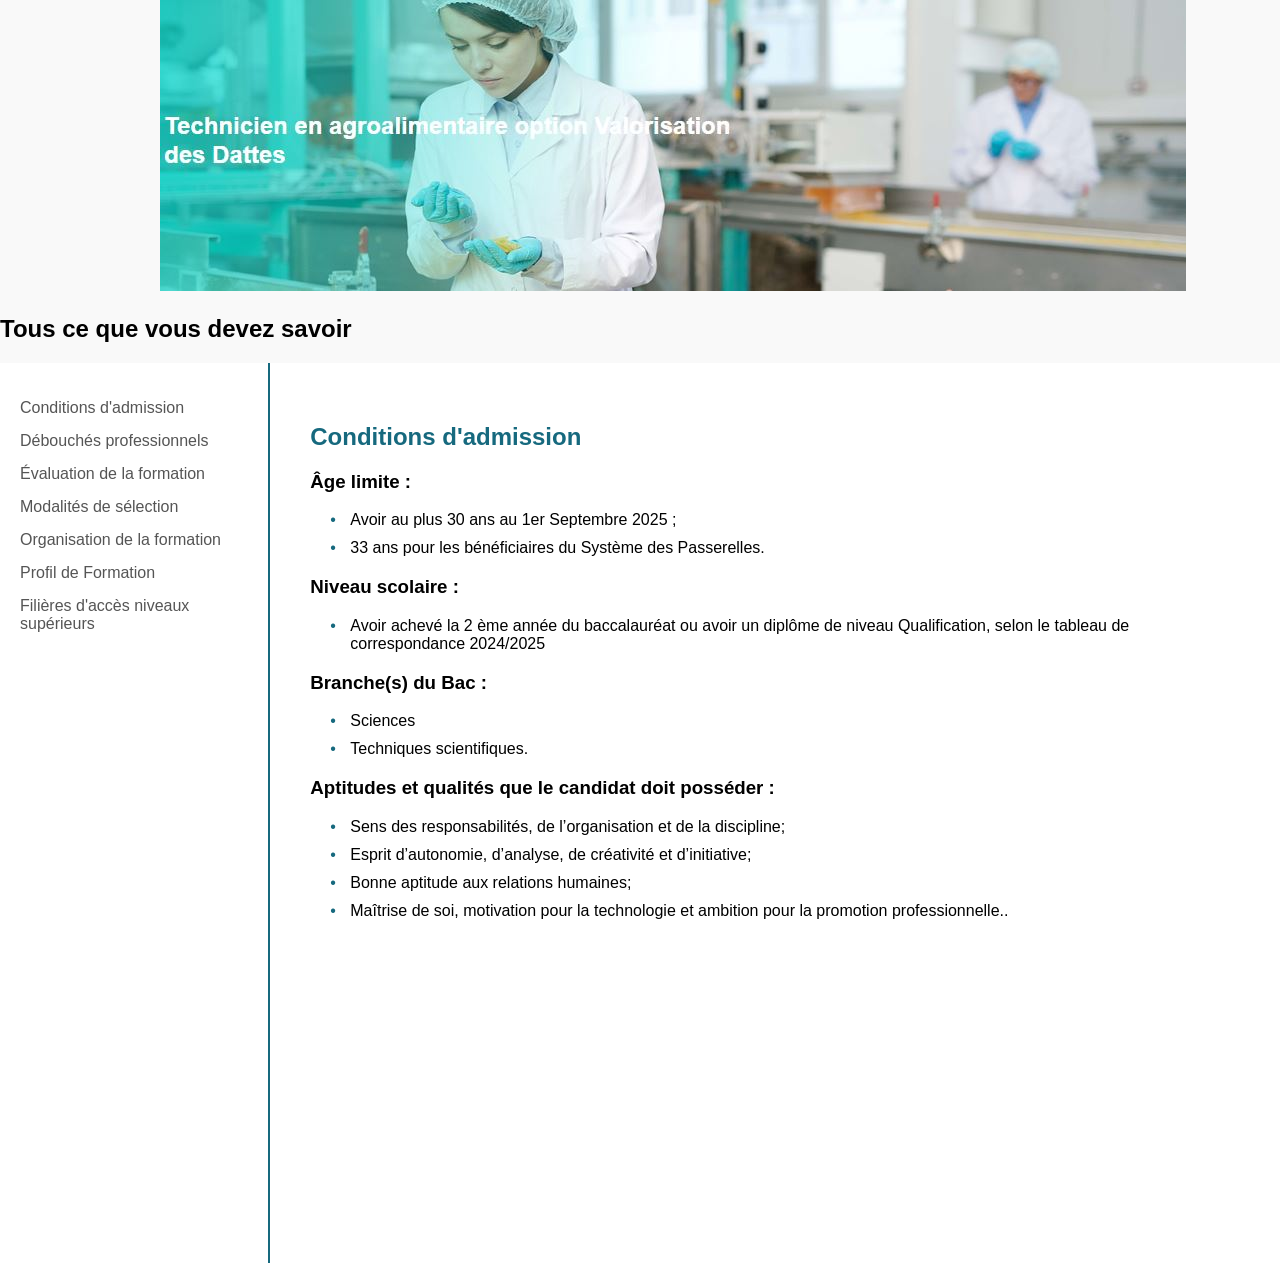
<file: TVD.html>
<!DOCTYPE html>
<html lang="en">
<head>
    <meta charset="UTF-8">
    <meta name="viewport" content="width=device-width, initial-scale=1.0">
    <link rel="stylesheet" href="TVD.css">
    <title>TVD</title>
</head>
<body>
    <img class="image" src="ovd.jpg" alt="">
    <h2>Tous ce que vous devez savoir</h2>
    <div class="container">
        <div class="sidebar">
            <ul>
                <li onclick="showTab('admission')">Conditions d'admission</li>
                <li onclick="showTab('debouches')">Débouchés professionnels</li>
                <li onclick="showTab('evaluation')">Évaluation de la formation</li>
                <li onclick="showTab('selection')">Modalités de sélection</li>
                <li onclick="showTab('organisation')">Organisation de la formation</li>
                <li onclick="showTab('profil')">Profil de Formation</li>
                <li onclick="showTab('filieres')">Filières d'accès niveaux supérieurs</li>
            </ul>
        </div>
        <div class="content">
            <div id="admission" class="tab-content active">
                <h2>Conditions d'admission</h2>
                <h3>Âge limite : </h3>
                <ul>
                    <li>Avoir au plus 30 ans au 1er Septembre 2025 ;</li>
                    <li>33 ans pour les bénéficiaires du Système des Passerelles.</li>
                </ul>
                <h3>Niveau scolaire :</h3>
                <ul>
                    <li>Avoir achevé la 2 ème année du baccalauréat ou avoir un diplôme de niveau Qualification, selon le tableau de correspondance 2024/2025</li>
                </ul>
                <h3>Branche(s) du Bac :</h3>
                <ul>
                    <li>  Sciences</li>
                    <li> Techniques scientifiques.</li>
                </ul>
                <h3>Aptitudes et qualités que le candidat doit posséder :</h3>
                <ul>
                    <li>Sens des responsabilités, de l’organisation et de la discipline;</li>
                    <li>Esprit d’autonomie, d’analyse, de créativité et d’initiative;</li>
                    <li>Bonne aptitude aux relations humaines;</li>
                    <li>Maîtrise de soi, motivation pour la technologie et ambition pour la promotion professionnelle..</li>
                </ul>
            </div>

            <div id="debouches" class="tab-content">
                <p>L’évolution que connaît le secteur offre aux Techniciens en Valorisation des Dattes,
                 dotés de compétences et d'une forte volonté d'apprendre, l’opportunité d’accéder à des postes à responsabilités.
                  Ils peuvent également devenir des acteurs clés du développement du secteur en créant des entreprises spécialisées dans la valorisation des dattes.

                </p>
            </div>

            <div id="evaluation" class="tab-content">
                <h2>Évaluation de la formation</h2>
                <p>La formation dispensée est modulaire et les évaluations sont organisées selon l’acquisition de champ de compétence :</p>
                <ul>
                    <li>Contrôles continus ;</li>
                    <li> Examens de fin de module ;</li>
                    <li>Examen de fin de formation.</li>
                 </ul>
            </div>

            <div id="selection" class="tab-content">
                <h2>Modalités de sélection</h2>
                <p>La démarche de sélection est basée sur l'administration d'un test psychotechnique qui vise à évaluer :</p>
                <ul>
                    <li>L'aptitude au raisonnement dans ses différentes formes ;</li>
                    <li> Les prés-requis scolaires nécessaires à l'apprentissage de la formation.</li>
                </ul>
                <p>Les tests de sélection sont organisés en quatre sessions nationales.</p>
            </div>

            <div id="organisation" class="tab-content">
                <h2>Organisation de la formation</h2>
                <ul>
                <li>La durée de formation est étalée sur 4 semestre(s) ;</li>
                <li>Le programme peut être dispensé en mode de formation résidentiel ou alterné ;</li>
            </ul>
            </div>

            <div id="profil" class="tab-content">
                <h2>Profil de Formation</h2>
                <p>A l’issue de la formation, le stagiaire sera capable de :</p>
                <ul>
                <li>Exploiter les caractéristiques et propriétés post-récolte des dattes;</li>
                <li>Appliquer les technologies de valorisation des dattes;</li>
                <li>Assurer l’emballage et le conditionnement des produits;</li>
                <li>Analyser et Controller la qualité des matières premières et des produits;</li>
                <li>Opérer le nettoyage et désinfection des équipements et installations;</li>
                <li>Réaliser les opérations de maintenance de premier niveau;</li>
                <li>Appliquer les notions de marketing et de commercialisation des produits.</li>   </ul>
            </div>

            <div id="filieres" class="tab-content">
                <h2>Filières d'accès niveaux supérieurs</h2>
                <ul>
                <li>Emballage et Conditionnement</li>
                <li>Oléiculture et Oléotechnie</li>
                <li>Technologie des Aliments</li>
                <li>Transformation et valorisation des plantes Aromatiques et médicinales</li>
            </ul>
            </div>

        </div>
    </div>

    <script src="scripts.js"></script>
</body>
</html>
</file>
<file: a propos de nous.css>
*{
    margin: 0;
    padding: 0;
}

.pic{
    float: left;
}
ul{
    float: left;
    list-style: none;
}
li{
    float: left;
    padding: 30px;
    font-size: 22px;
    height:  10px;
    text-align: center;
a {color: blue;}
a:hover{color: green;}
}
.PR1{
    height: 100px;
    background-color:rgba(0, 0, 0, 0.146);
   margin-left: 240px;
   margin-right: 240px;
}
a{
    text-decoration: none;
}
.img1{
    position: relative;
    margin-left: 15px;
    height: 500px;
    width: 500px;
    }
 .pres{
     font-size: larger;
     position: absolute;
     left: 50%;
     top: 29%;
     transform: translate(-20%,-20%);

    }
.OFPPT{
    border: 5px;
    color: green;
    border-style: groove;
    border-left: 0px;
    border-right: 0px;
    padding: 20px;
    border-color: rgba(0, 0, 0, 0.146);
    margin-top: 110px;
}
.int{
    top: 560px;
    position: relative;
    margin-left: 290px;
    height: 500px;
    width: 500px;
 
}
.internat{

    font-size: larger;
    position: absolute;
    left: 15%;
    top: 117%;
    transform: translate(-22%,-20%);
    inline-size: 770px;
   
}
.vie{
    border: 5px;
    color: green;
    border-style: groove;
    border-left: 0px;
    border-right: 0px;
    padding: 20px;
    border-color: rgba(0, 0, 0, 0.146);
    margin-top: 85px;
    margin-left: 10px;
    margin-right: 60px;

}
</file>
<file: AEFGT.css>
.image{
 height: 250px;
    width: 900px;
    margin-left: 220px;
    display: block;
}
h5{
    margin-left: 160px;
}
body {
    font-family: Arial, sans-serif;
    margin: 0;
    padding: 0;
    background: #f9f9f9;
}

.container {
    display: flex;
    min-height: 100vh;
}

.sidebar {
    width: 250px;
    background-color: white;
    padding: 20px;
    border-right: 2px solid rgb(22, 105, 126);
}

.sidebar h3 {
    margin-top: 0;
    color: #003366;
}

.sidebar ul {
    list-style: none;
    padding: 0;
}

.sidebar ul li {
    margin: 15px 0;
    color: #555;
    cursor: pointer;
}

.sidebar ul li:hover {
    color: rgb(22, 105, 126);
    font-weight: bold;
}

.content {
    flex-grow: 1;
    padding: 40px;
    background: #fff;
}

.content h1 {
    color: #003366;
    margin-bottom: 30px;
}

.tab-content {
    display: none;
}

.tab-content.active {
    display: block;
}

.tab-content h2 {
    color: rgb(22, 105, 126);
}

.tab-content ul {
    list-style: none;
    padding-left: 20px;
}

.tab-content ul li {
    position: relative;
    margin-bottom: 10px;
    padding-left: 20px;
}

.tab-content ul li::before {
    content: "•";
    position: absolute;
    left: 0;
    color: rgb(22, 105, 126);
}
</file>
<file: ITA.css>
*{
    margin: 0;
    padding: 0;
    
}

.titre1{

    border: 5px;
    font-size: x-large;
    color: navy;
   text-align: center;
}
.ita{
    display: flex;
    flex-wrap: wrap;
    justify-content: center;
 
}
   .titre2{
  color: navy;
  
   }
   .details{
    margin-top: 30px;
    margin-left: 50px;
    background-color: #f6f6f6;
    border-radius: 8px;
    padding: 20px;
    max-width: 350px;
    box-shadow: 0 4px rgba(0, 0, 0, 0.1);
    border-top: 4px solid #00a3ad;
    padding:9%;
    max-height: 700px;
   }
   .details h2{
    font-size: 1.2rem;
    color: #1e3a8a;
    margin-bottom: 10px;
   }
   .details p{
    font-size: x-large;
    color: #333;
   }
  
   .tag{
    padding: 6px 12px;
    border-radius: 20px;
    font-size:medium;
    background-color: #d1d5db;
    color: #333;
   }
   .titre3{
    color: navy;
   }
   .details2{
    margin-top: 30px;
    margin-left: 50px;
    background-color: #f6f6f6;
    border-radius: 8px;
    padding: 20px;
    max-width: 350px;
    box-shadow: 0 4px rgba(0, 0, 0, 0.1);
    border-top: 4px solid #00a3ad;
    padding: 9%;
    max-height: 700px;
    
   }
   #contenu{
    display: none;
   }
   .details2 h2{
    font-size: 1.2rem;
    color: #1e3a8a;
    margin-bottom: 10px;
   }
   .details2 p{
    font-size: x-large;
    color: #333;
    
   }
   .titre4{
    color: navy;
    display: none;
   }
   .titre5{
    color: navy;
   }
   .details3{
    margin-top: 30px;
    margin-left: 50px;
    background-color: #f6f6f6;
    border-radius: 8px;
    padding: 20px;
    max-width: 350px;
    box-shadow: 0 4px rgba(0, 0, 0, 0.1);
    border-top: 4px solid #00a3ad;
    padding: 9%;
    max-height: 800px;
    flex-basis: 100%; /* occuper toute la ligne */
    text-align: center;
    
   }
   #contenu{
    display: none;
   }
   .details2 h3{
    font-size: 1.2rem;
    color: #1e3a8a;
    margin-bottom: 10px;
   }
   .details3 p{
    font-size: x-large;
    color: #333;
   

   }
   .details4{
    margin-top: 30px;
    margin-left: 50px;
    background-color: #f6f6f6;
    border-radius: 8px;
    padding: 20px;
    max-width: 350px;
    box-shadow: 0 4px rgba(0, 0, 0, 0.1);
    border-top: 4px solid #00a3ad;
    padding: 9%;
    max-height: 800px;
    flex-basis: 100%; /* occuper toute la ligne */
    text-align: center;
    
   }
   #contenu{
    display: none;
   }
   .details4 h3{
    font-size: 1.2rem;
    color: #1e3a8a;
    margin-bottom: 10px;
   }
   .details4 p{
    font-size: x-large;
    color: #333;
   

   }
</file>
<file: ITATD.css>
*{
    margin: 0;
    padding: 0;
    
}
.pic{
    float: left;
}
ul{
    float: left;
    list-style: none;
}
li{
    float: left;
    padding: 30px;
    font-size: 22px;
    height:  10px;
    text-align: center;
a {color: blue;}
a:hover{color: green;}
}
nav{
    height: 100px;
    background-color:rgba(0, 0, 0, 0.146);
   margin-left: 240px;
   margin-right: 240px;
}
a{
    text-decoration: none;
}



.titre1{

    border: 5px;
    font-size: x-large;
    color: navy;
   text-align: center;
}
.itatd{
    display: flex;
    flex-wrap: wrap;
    justify-content: center;
 
}
   .titre2{
  color: navy;
  
   }
   .details{
    margin-top: 30px;
    margin-left: 50px;
    background-color: #f6f6f6;
    border-radius: 8px;
    padding: 20px;
    max-width: 350px;
    box-shadow: 0 4px rgba(0, 0, 0, 0.1);
    border-top: 4px solid #00a3ad;
    padding:9%;
    max-height: 400px;
   }
   .details h2{
    font-size: 1.2rem;
    color: #1e3a8a;
    margin-bottom: 10px;
   }
   .details p{
    font-size: x-large;
    color: #333;
   }
  
   .tag{
    padding: 6px 12px;
    border-radius: 20px;
    font-size:medium;
    background-color: #d1d5db;
    color: #333;
   }
   .titre3{
    color: navy;
   }
   .details2{
    margin-top: 30px;
    margin-left: 50px;
    background-color: #f6f6f6;
    border-radius: 8px;
    padding: 20px;
    max-width: 350px;
    box-shadow: 0 4px rgba(0, 0, 0, 0.1);
    border-top: 4px solid #00a3ad;
    padding: 9%;
    max-height: 400px;
    
   }
   #contenu{
    display: none;
   }
   .details2 h2{
    font-size: 1.2rem;
    color: #1e3a8a;
    margin-bottom: 10px;
   }
   .details2 p{
    font-size: x-large;
    color: #333;
    
   }
   .titre4{
    color: navy;
    display: none;
   }
   .titre5{
    color: navy;
   }
   .details3{
    margin-top: 30px;
    margin-left: 50px;
    background-color: #f6f6f6;
    border-radius: 8px;
    padding: 20px;
    max-width: 350px;
    box-shadow: 0 4px rgba(0, 0, 0, 0.1);
    border-top: 4px solid #00a3ad;
    padding: 9%;
    max-height: 400px;
    flex-basis: 100%; /* occuper toute la ligne */
    text-align: center;
    
   }
   #contenu{
    display: none;
   }
   .details2 h3{
    font-size: 1.2rem;
    color: #1e3a8a;
    margin-bottom: 10px;
   }
   .details3 p{
    font-size: x-large;
    color: #333;
   

   }
</file>
<file: nos formation.css>
*{
  margin: 0;
  padding: 0;
}

.pic{
  float: left;
}
ul{
  float: left;
  list-style: none;
}
li{
  float: left;
  padding: 30px;
  font-size: 22px;
  height:  10px;
  text-align: center;
a {color: blue;}
a:hover{color: green;}
}
.PR1{
  height: 100px;
  background-color:rgba(0, 0, 0, 0.146);
 margin-left: 240px;
 margin-right: 240px;
}
a{
  text-decoration: none; }
.caree1{
  display: flex;
  flex-direction: column;
  align-items: center;
  justify-content: center;
  padding: 20px;
  text-align: center;
  margin-top: 30px;
  margin-left: 50px;
  background-color: #f6f6f6;
  border-radius: 8px;
  max-width: 350px;
  box-shadow: 0 4px rgba(0, 0, 0, 0.1);
  border-top: 4px solid #00a3ad;
  padding:9%;
  max-height: 400px;
   }
   .caree2{
    display: flex;
    flex-direction: column;
    align-items: center;
    justify-content: center;
    padding: 20px;
    text-align: center;
    margin-top: 30px;
    margin-left: 50px;
    background-color: #f6f6f6;
    border-radius: 8px;
    max-width: 350px;
    box-shadow: 0 4px rgba(0, 0, 0, 0.1);
    border-top: 4px solid #00a3ad;
    padding:9%;
    max-height: 400px;
   }
   .container{
    display: flex;
   }
   .plus{
    background-color: white;
  border: 2px solid #00a3ad;
  padding: 10px 30px;
  border-radius: 25px; /* pour un bouton arrondi */
  font-size: 16px;
  font-weight: bold;
  cursor: pointer;
  transition: all 0.3s ease;
  text-decoration: none;
   }
</file>
<file: OFPPT1.css>
*{
    margin: 0;
    padding: 0;
}
.pic{
    float: left;
}
ul{
    float: left;
    list-style: none;
}
li{
    float: left;
    padding: 30px;
    font-size: 22px;
    height:  10px;
    text-align: center;
a {color: blue;}
a:hover{color: green;}
}
nav{
    height: 100px;
    background-color:rgba(0, 0, 0, 0.146);
   margin-left: 240px;
   margin-right: 240px;
position: fixed;
}
a{
    text-decoration: none;
}
.back{
    height: 700px;
    background-image: url("t12.jpg" );
    text-align: center;
    background-size: 100%;
}
.titre1{
     color: white;
     padding: 150px;
}
.map{
position: relative;
   bottom: 0;
   
}
iframe{
    width: 100%;
    height: 300px;
}
.acc1{
    background-color: white;
    background-size: 200px;
    background-blend-mode: color-burn;
}

.pic2{
    float: left;
}
.pic3{
    float: center;
    margin-left: 350px;
}
.pic4{
    float: right;
    margin-left: 200px;
    margin-top: 40px;
}
.choix{
    float: left;
    color: red;
    font-size: x-large;
    margin-top: 90px;
    margin-left: 60px;
    }
.app{
    color: rgb(87, 87, 206);
    float: right;
    font-size: x-large;
    margin-top: 60px;
}
.reussir{
    color: orange;
    font-size: x-large;
    margin-left: 100px;
    margin-top: 10px;
    text-align: center;
    
}
.titre2{
    text-align: center;
   color: blue;
}
body{
    background-color: white;
}
.social-media{
    display: flex;
    gap: 90PX;
}
</file>
<file: OVD.css>
body {
    font-family: Arial, sans-serif;
    margin: 0;
    padding: 0;
    background: #f9f9f9;
}

.container {
    display: flex;
    min-height: 100vh;
}

.sidebar {
    width: 250px;
    background-color: white;
    padding: 20px;
    border-right: 2px solid rgb(22, 105, 126);
}

.sidebar h3 {
    margin-top: 0;
    color: #003366;
}

.sidebar ul {
    list-style: none;
    padding: 0;
}

.sidebar ul li {
    margin: 15px 0;
    color: #555;
    cursor: pointer;
}

.sidebar ul li:hover {
    color: rgb(22, 105, 126);
    font-weight: bold;
}

.content {
    flex-grow: 1;
    padding: 40px;
    background: #fff;
}

.content h1 {
    color: #003366;
    margin-bottom: 30px;
}

.tab-content {
    display: none;
}

.tab-content.active {
    display: block;
}

.tab-content h2 {
    color: rgb(22, 105, 126);
}

.tab-content ul {
    list-style: none;
    padding-left: 20px;
}

.tab-content ul li {
    position: relative;
    margin-bottom: 10px;
    padding-left: 20px;
}

.tab-content ul li::before {
    content: "•";
    position: absolute;
    left: 0;
    color: rgb(22, 105, 126);
}
.image{
    margin-left: 160px;
}
</file>
<file: TVD.css>
.image{
    margin-left: 160px;
}
h5{
    margin-left: 160px;
}
body {
    font-family: Arial, sans-serif;
    margin: 0;
    padding: 0;
    background: #f9f9f9;
}

.container {
    display: flex;
    min-height: 100vh;
}

.sidebar {
    width: 250px;
    background-color: white;
    padding: 20px;
    border-right: 2px solid rgb(22, 105, 126);
}

.sidebar h3 {
    margin-top: 0;
    color: #003366;
}

.sidebar ul {
    list-style: none;
    padding: 0;
}

.sidebar ul li {
    margin: 15px 0;
    color: #555;
    cursor: pointer;
}

.sidebar ul li:hover {
    color:rgb(22, 105, 126);
    font-weight: bold;
}

.content {
    flex-grow: 1;
    padding: 40px;
    background: #fff;
}

.content h1 {
    color: #003366;
    margin-bottom: 30px;
}

.tab-content {
    display: none;
}

.tab-content.active {
    display: block;
}

.tab-content h2 {
    color: rgb(22, 105, 126);
}

.tab-content ul {
    list-style: none;
    padding-left: 20px;
}

.tab-content ul li {
    position: relative;
    margin-bottom: 10px;
    padding-left: 20px;
}

.tab-content ul li::before {
    content: "•";
    position: absolute;
    left: 0;
    color: rgb(22, 105, 126);
}
</file>
